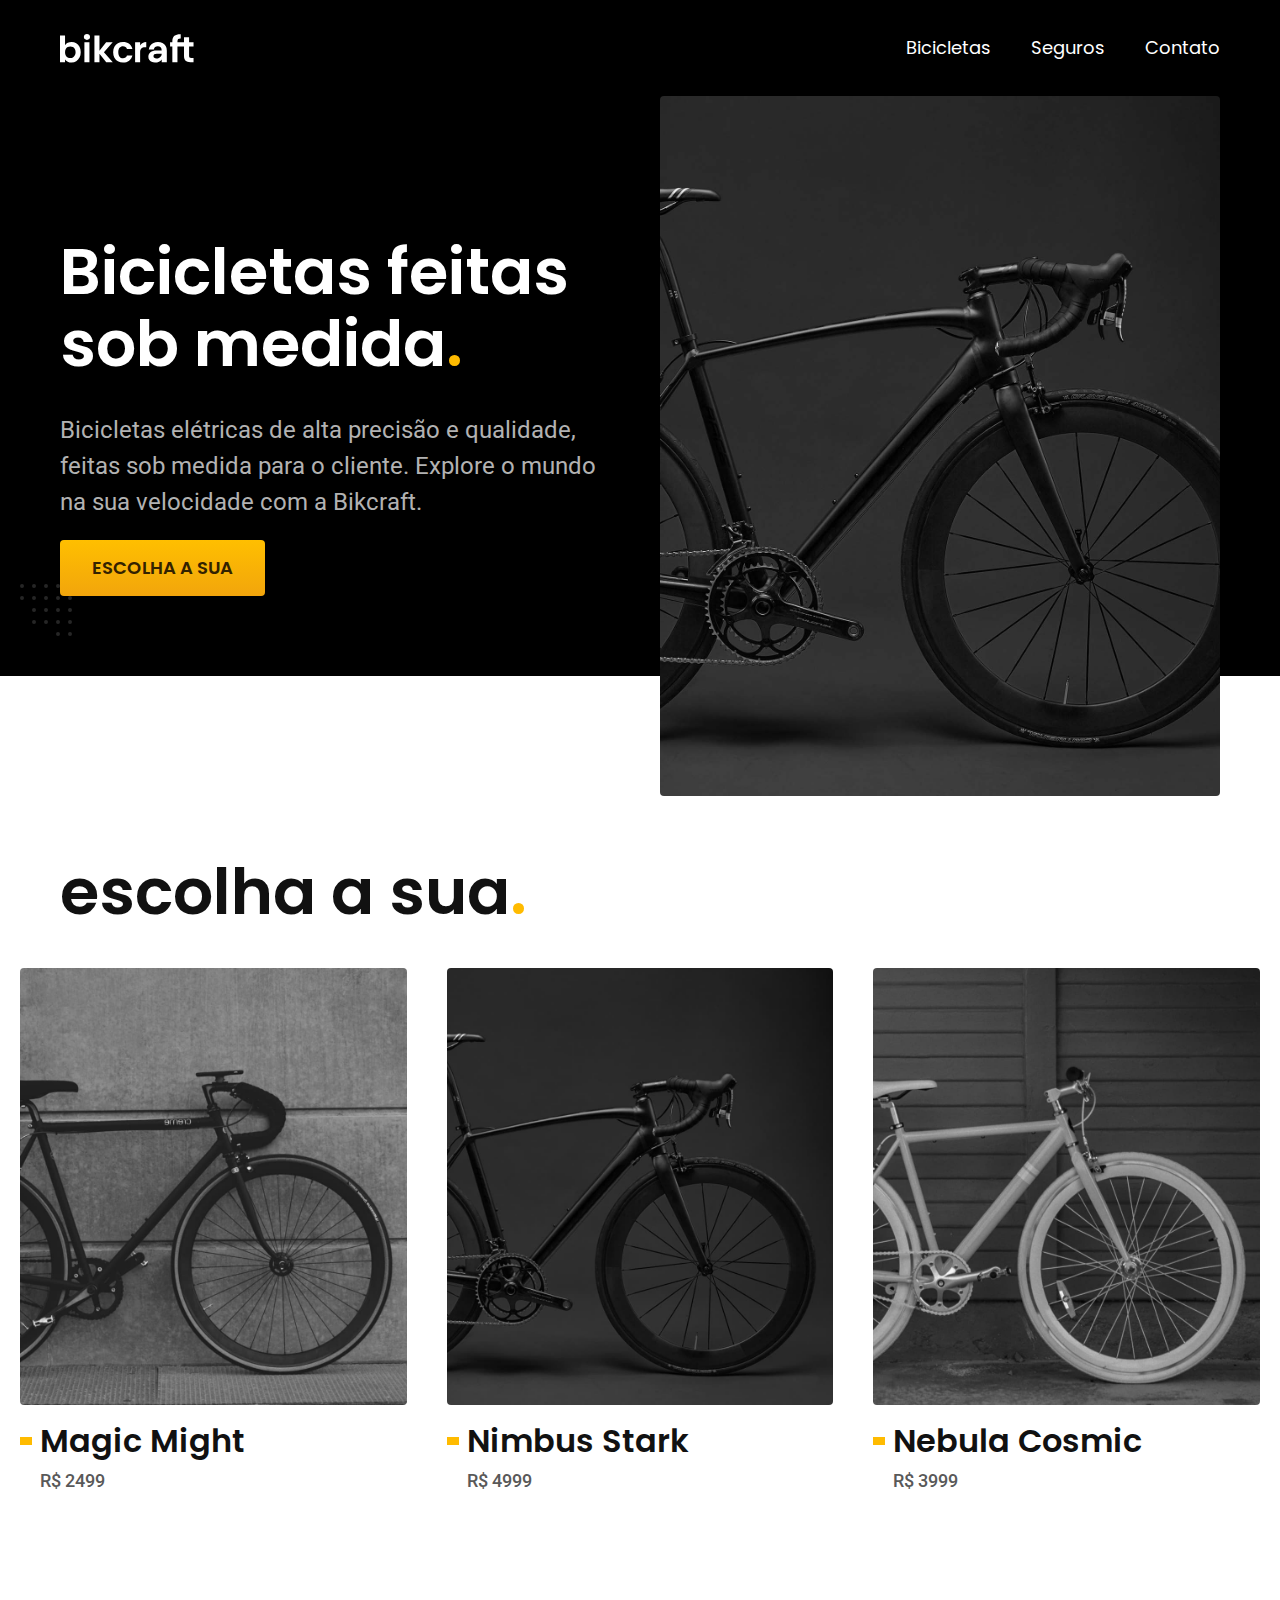
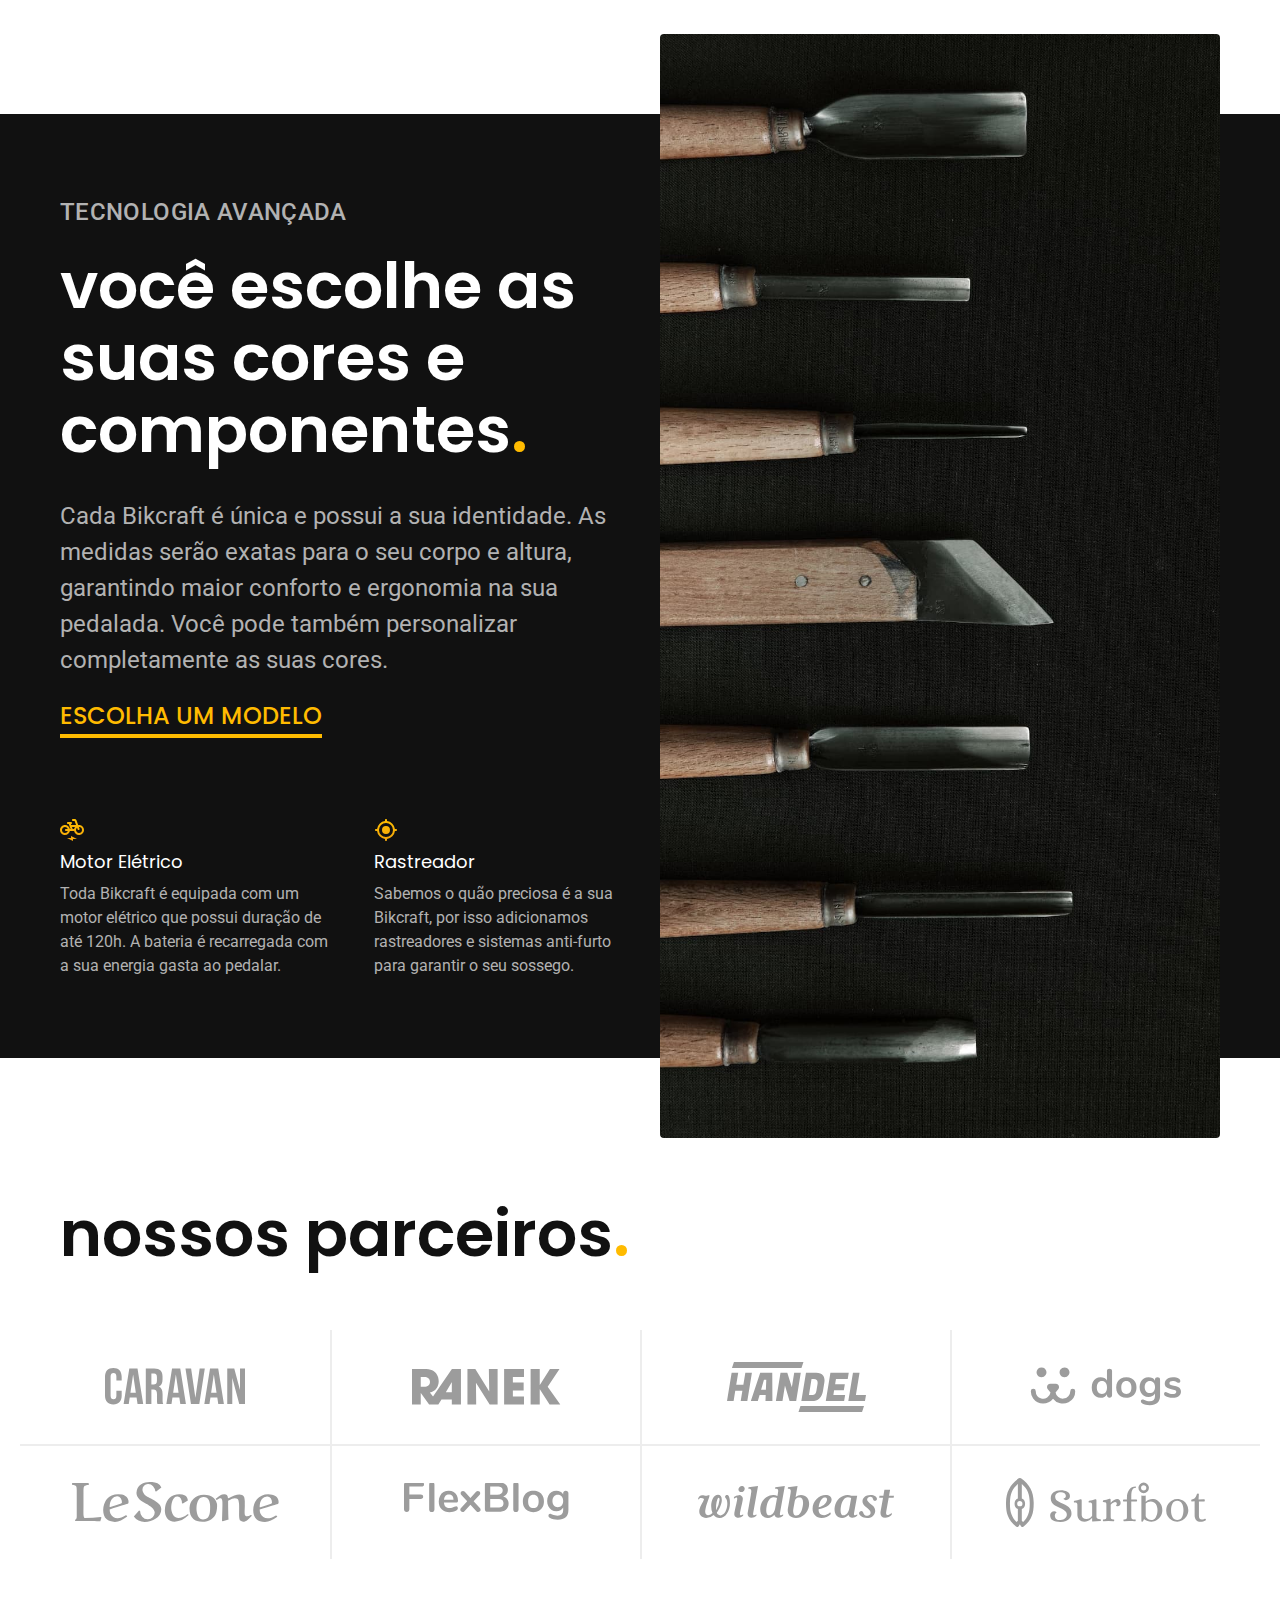
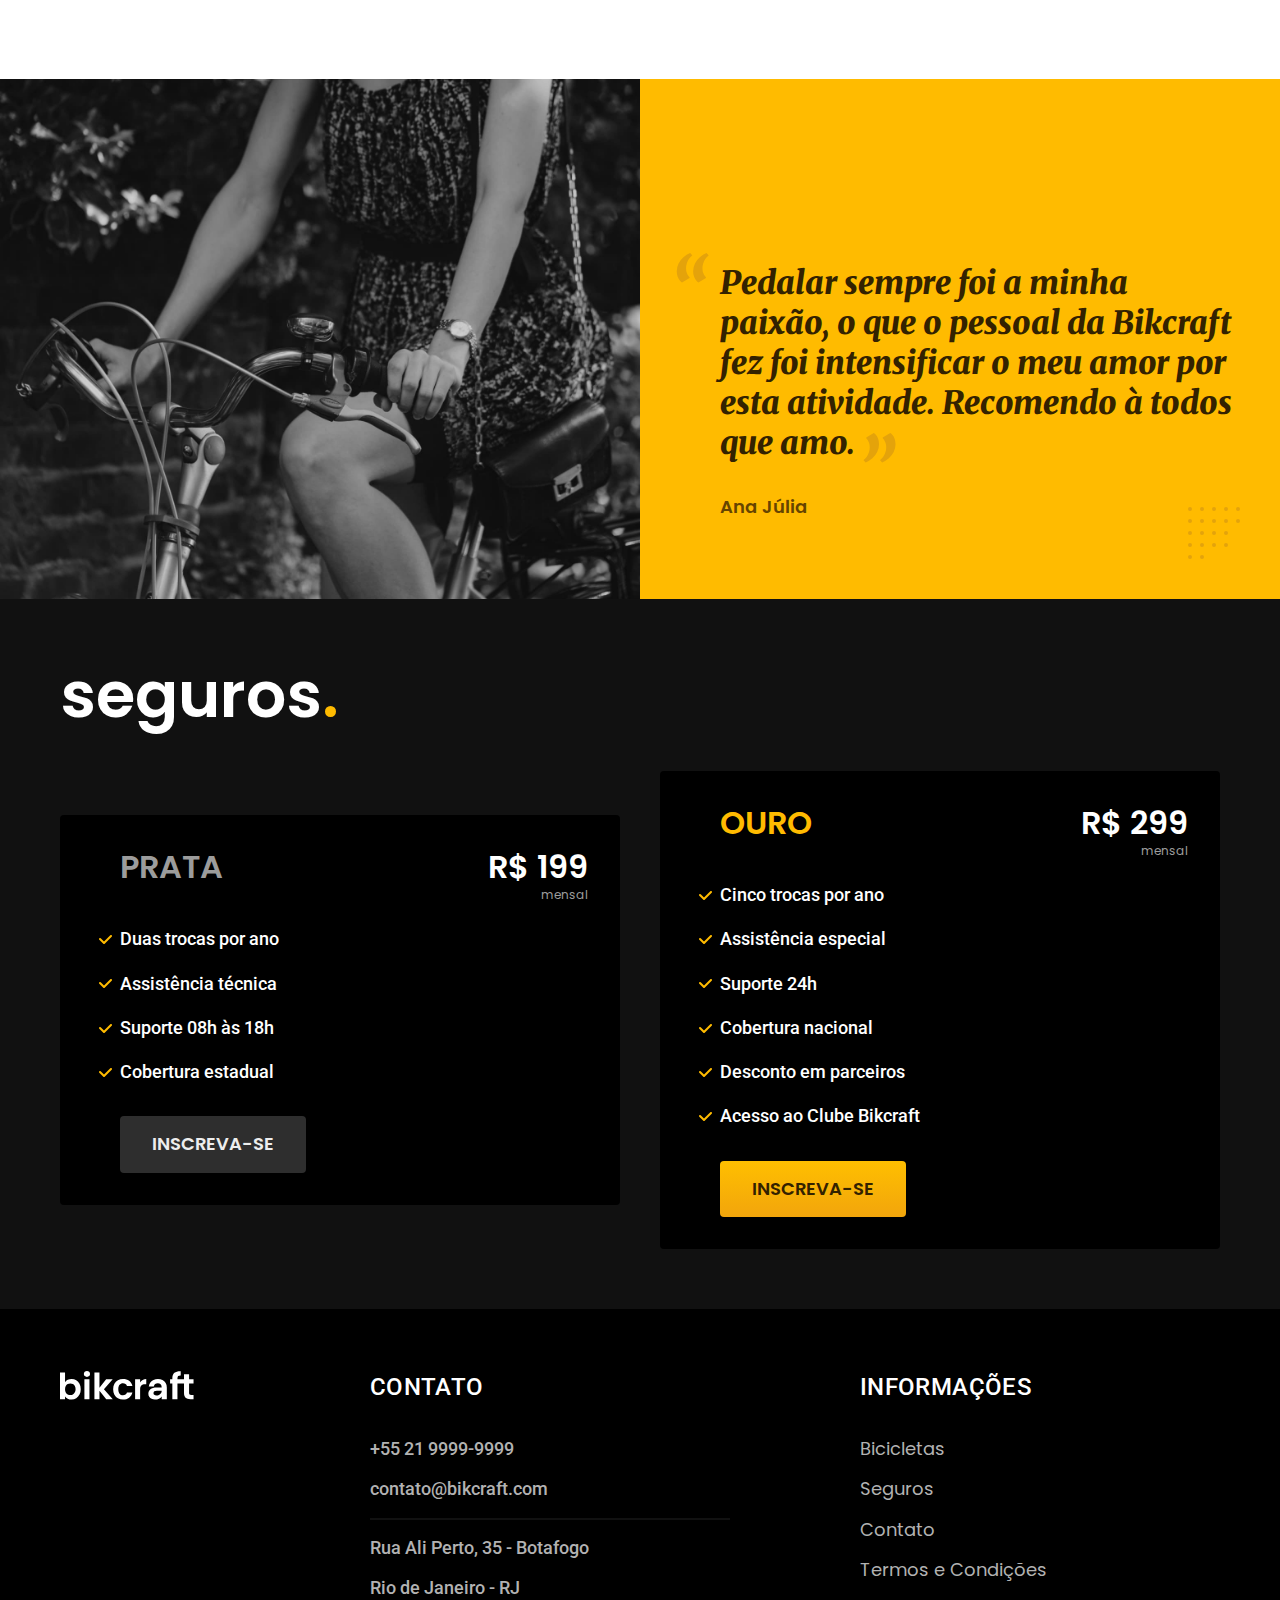
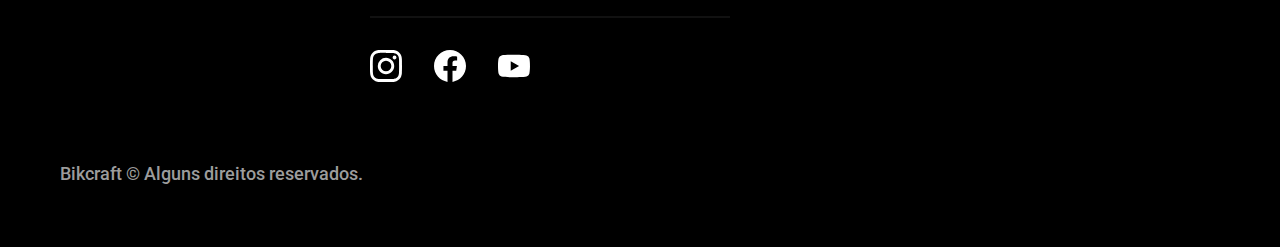
<file: index.html>
<!DOCTYPE html>
<html lang="pt-br">

<head>
  <meta charset="UTF-8">
  <meta name="viewport" content="width=device-width, initial-scale=1.0">

  <title>Bikcraft - Bicicletas Elétricas</title>
  <meta name="description" content="Bicicletas elétricas de alta precisão e qualidade,  feitas sob medida para o cliente. Explore o mundo na sua velocidade com a Bikcraft.">

  <link rel="icon" href="./favicon.svg" type="image/svg+xml">
  <link rel="preload" href="./css/style.min.css" as="style">
  <link rel="stylesheet" href="./css/style.min.css">

  <link rel="preconnect" href="https://fonts.googleapis.com">
  <link rel="preconnect" href="https://fonts.gstatic.com" crossorigin>
  <link href="https://fonts.googleapis.com/css2?family=Merriweather:ital,wght@1,900&family=Poppins:wght@400;600&family=Roboto:wght@400;500&display=swap" rel="stylesheet">

  <script>document.documentElement.classList.add('js')</script>
</head>

<body>
  <header class="header-bg">
    <div class="header container">
      <a href="./">
        <img src="./img/bikcraft.svg" width="136" height="32" alt="Bikcraft">
      </a>
      <nav aria-label="primaria">
        <ul class="header-menu font-1-m cor-0">
          <li><a href="./bicicletas.html">Bicicletas</a></li>
          <li><a href="./seguros.html">Seguros</a></li>
          <li><a href="./contato.html">Contato</a></li>
        </ul>
      </nav>
    </div>
  </header>

  <main class="introducao-bg">
    <div class="introducao container">
      <div class="introducao-conteudo">
        <h1 class="font-1-xxl cor-0 fadeInDown" data-anime="200">Bicicletas feitas sob medida<span class="cor-p1">.</span></h1>
        <p class="font-2-l cor-5 fadeInDown" data-anime="400">Bicicletas elétricas de alta precisão e qualidade, feitas sob medida para o cliente. Explore o mundo na sua velocidade com a Bikcraft.</p>
        <a class="botao fadeInDown" data-anime="600" href="./bicicletas.html">Escolha a sua</a>
      </div>
      <picture data-anime="800" class="fadeInDown">
        <source media="(max-width: 800px)" srcset="./img/bicicletas/nimbus.jpg">
        <img src="./img/fotos/introducao.jpg" width="1280" height="1600" alt="Bicicleta elétrica preta.">
      </picture>
    </div>
  </main>

  <article class="bicicletas-lista">
    <h2 class=" container font-1-xxl">escolha a sua<span class="cor-p1">.</span></h2>

    <ul>
      <li>
        <a href="./bicicletas/magic.html">
          <img src="./img/bicicletas/magic-home.jpg" width="920" height="1040" alt="Bicicleta preta">
          <h3 class="font-1-xl">Magic Might</h3>
          <span class="font-2-m cor-8">R$ 2499</span>
        </a>
      </li>
      <li>
        <a href="./bicicletas/nimbus.html">
          <img src="./img/bicicletas/nimbus-home.jpg" width="920" height="1040" alt="Bicicleta preta">
          <h3 class="font-1-xl">Nimbus Stark</h3>
          <span class="font-2-m cor-8">R$ 4999</span>
        </a>
      </li>
      <li>
        <a href="./bicicletas/nebula.html">
          <img src="./img/bicicletas/nebula-home.jpg" width="920" height="1040" alt="Bicicleta preta">
          <h3 class="font-1-xl">Nebula Cosmic</h3>
          <span class="font-2-m cor-8">R$ 3999</span>
        </a>
      </li>
    </ul>
  </article>

  <article class="tecnologia-bg">
    <div class="tecnologia container">
      <div class="tecnologia-conteudo">
        <span class="font-2-l-b cor-5">Tecnologia Avançada</span>
        <h2 class="font-1-xxl cor-0">você escolhe as suas cores e componentes<span class="cor-p1">.</span></h2>
        <p class="font-2-l cor-5">Cada Bikcraft é única e possui a sua identidade. As medidas serão exatas para o seu corpo e altura, garantindo maior conforto e ergonomia na sua pedalada. Você pode também personalizar completamente as suas cores.</p>
        <a class="link" href="./bicicletas.html">Escolha um modelo</a>
        <div class="tecnologia-vantagens">
          <div>
            <img src="./img/icones/eletrica.svg" width="24" height="24" alt="">
            <h3 class="font-1-m cor-0">Motor Elétrico</h3>
            <p class="font-2-s cor-5">Toda Bikcraft é equipada com um motor elétrico que possui duração de até 120h. A bateria é recarregada com a sua energia gasta ao pedalar.</p>
          </div>
          <div>
            <img src="./img/icones/rastreador.svg" width="24" height="24" alt="">
            <h3 class="font-1-m cor-0">Rastreador</h3>
            <p class="font-2-s cor-5">Sabemos o quão preciosa é a sua Bikcraft, por isso adicionamos rastreadores e sistemas anti-furto para garantir o seu sossego.</p>
          </div>
        </div>
      </div>
      <div class="tecnologia-imagem">
        <img src="./img/fotos/tecnologia.jpg" width="1200" height="1920" alt="">
      </div>
    </div>
  </article>

  <section class="parceiros" aria-label="Nossos Parceiros">
    <h2 class=" container font-1-xxl">nossos parceiros<span class="cor-p1">.</span></h2>

    <ul>
      <li><img src="./img/parceiros/caravan.svg" width="140" height="38" alt="caravan"></li>
      <li><img src="./img/parceiros/ranek.svg" width="149" height="36" alt="ranek"></li>
      <li><img src="./img/parceiros/handel.svg" width="139" height="50" alt="handel"></li>
      <li><img src="./img/parceiros/dogs.svg" width="152" height="39" alt="dogs"></li>
      <li><img src="./img/parceiros/lescone.svg" width="208" height="41" alt="lescone"></li>
      <li><img src="./img/parceiros/flexblog.svg" width="165" height="38" alt="flexblog"></li>
      <li><img src="./img/parceiros/wildbeast.svg" width="196" height="34" alt="wildbeast"></li>
      <li><img src="./img/parceiros/surfbot.svg" width="200" height="49" alt="surfbot"></li>
    </ul>
  </section>

  <section class="depoimento" aria-label="Depoimento">
    <div>
      <img src="./img/fotos/depoimento.jpg" width="1560" height="1360" alt="Pessoa pedalando uma bicicleta bikcraft">
    </div>
    <div class="depoimento-conteudo">
      <blockquote class="font-1-xl cor-p5">
        <p>Pedalar sempre foi a minha paixão, o que o pessoal da Bikcraft fez foi intensificar o meu amor por esta atividade. Recomendo à todos que amo.</p>
      </blockquote>
      <span class="font-1-m-b cor-p4">Ana Júlia</span>
    </div>
  </section>

  <article class="seguros-bg">
    <div class="seguros container">
      <h2 class="font-1-xxl cor-0">seguros<span class="cor-p1">.</span></h2>
      <div class="seguros-item">
        <h3 class="font-1-xl cor-6">PRATA</h3>
        <span class="font-1-xl cor-0">R$ 199 <span class="font-1-xs cor-6">mensal</span></span>
        <ul class="font-2-m cor-0">
          <li>Duas trocas por ano</li>
          <li>Assistência técnica</li>
          <li>Suporte 08h às 18h</li>
          <li>Cobertura estadual</li>
        </ul>
        <a class="botao secundario" href="./orcamento.html?tipo=seguro&produto=prata">Inscreva-se</a>
      </div>

      <div class="seguros-item">
        <h3 class="font-1-xl cor-p1">OURO</h3>
        <span class="font-1-xl cor-0">R$ 299 <span class="font-1-xs cor-6">mensal</span></span>
        <ul class="font-2-m cor-0">
          <li>Cinco trocas por ano</li>
          <li>Assistência especial</li>
          <li>Suporte 24h</li>
          <li>Cobertura nacional</li>
          <li>Desconto em parceiros</li>
          <li>Acesso ao Clube Bikcraft</li>
        </ul>
        <a class="botao" href="./orcamento.html?tipo=seguro&produto=ouro">Inscreva-se</a>
      </div>
    </div>
  </article>

  <footer class="footer-bg">
    <div class="footer container">
      <img src="./img/bikcraft.svg" width="136" height="32" alt="Bikcraft">
      <div class="footer-contato">
        <h3 class="font-2-l-b cor-0">Contato</h3>
        <ul class="font-2-m cor-5">
          <li><a href="tel:+552199999999">+55 21 9999-9999</a></li>
          <li><a href="mailto:contato@bikcraft.com">contato@bikcraft.com</a></li>
          <li>Rua Ali Perto, 35 - Botafogo</li>
          <li>Rio de Janeiro - RJ</li>
        </ul>
        <div class="footer-redes">
          <a href="./">
            <img src="./img/redes/instagram.svg" width="32" height="32" alt="Instagram">
          </a>
          <a href="./">
            <img src="./img/redes/facebook.svg" width="32" height="32" alt="Facebook">
          </a>
          <a href="./">
            <img src="./img/redes/youtube.svg" width="32" height="32" alt="Youtube">
          </a>
        </div>
      </div>
      <div class="footer-informacoes">
        <h3 class="font-2-l-b cor-0">Informações</h3>
        <nav>
          <ul class="font-1-m cor-5">
            <li><a href="./bicicletas.html">Bicicletas</a></li>
            <li><a href="./seguros.html">Seguros</a></li>
            <li><a href="./contato.html">Contato</a></li>
            <li><a href="./termos.html">Termos e Condições</a></li>
          </ul>
        </nav>
      </div>
      <p class="footer-copy font-2-m cor-6">Bikcraft © Alguns direitos reservados.</p>
    </div>
  </footer>

  <script src="./js/plugins/simple-anime.js"></script>
  <script src="./js/script.js"></script>
</body>

</html>
</file>
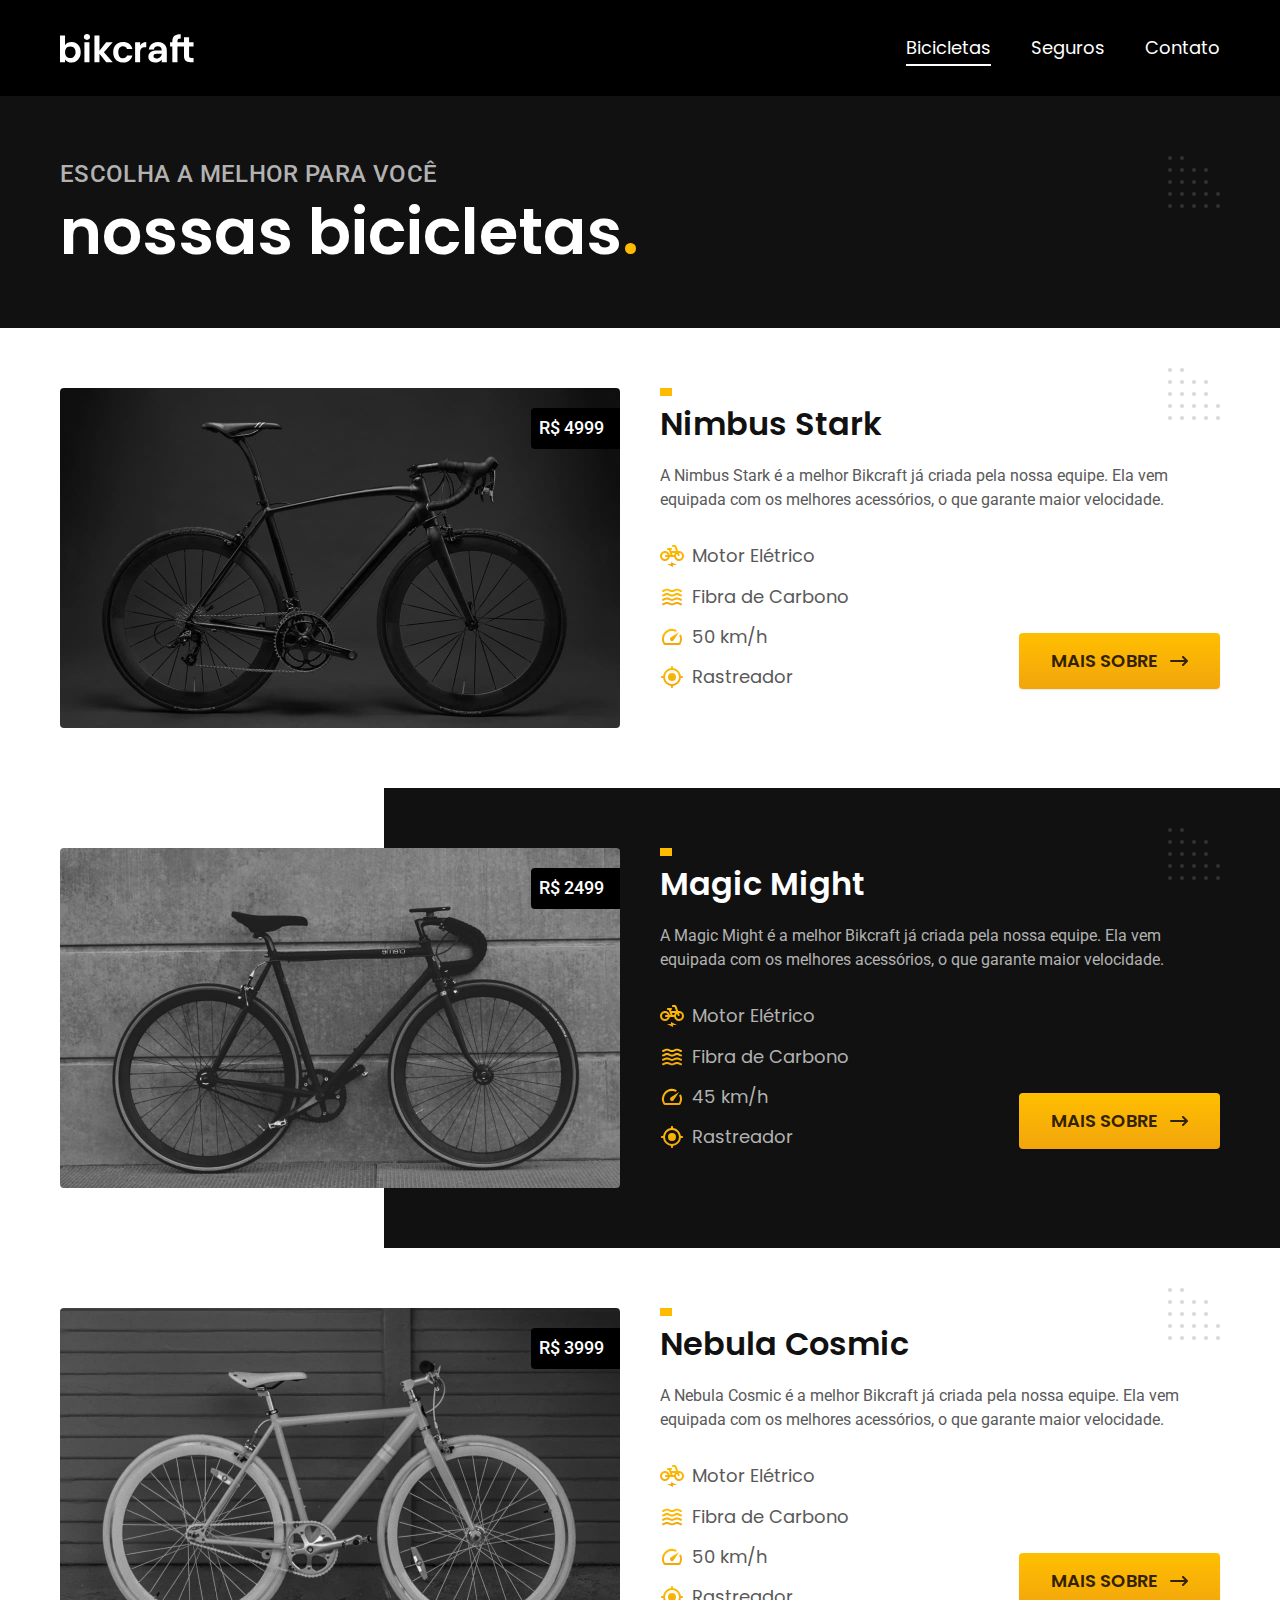
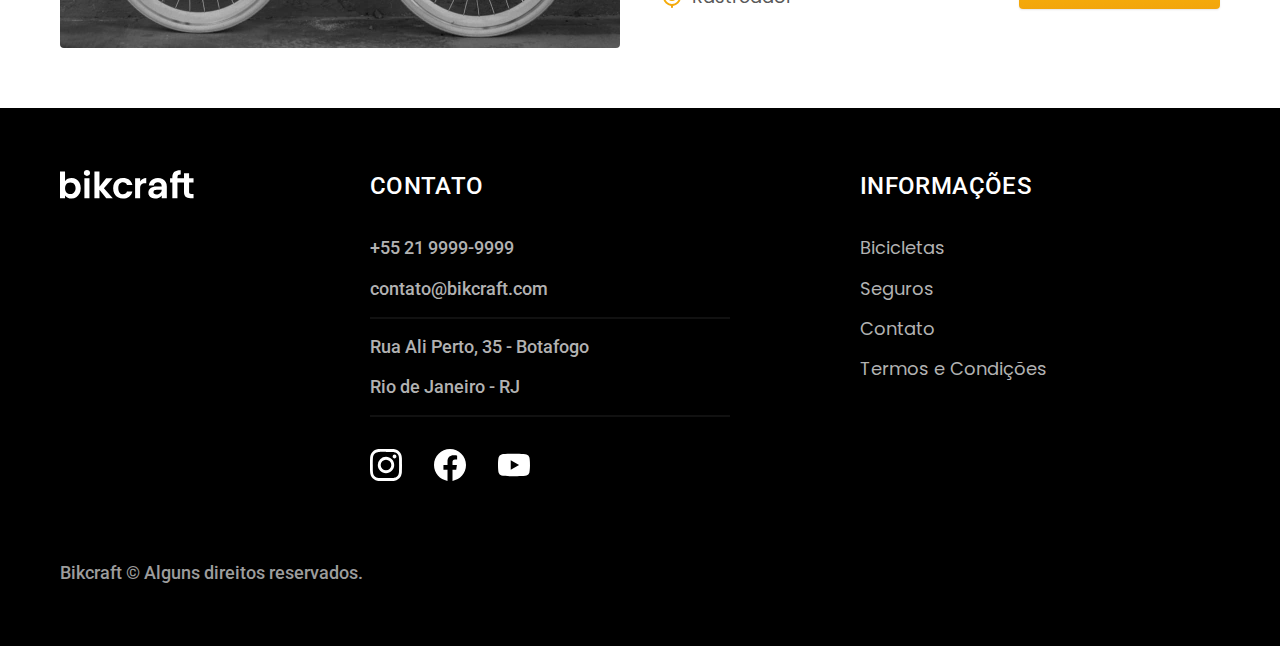
<file: bicicletas.html>
<!DOCTYPE html>
<html lang="pt-br">

<head>
  <meta charset="UTF-8">
  <meta name="viewport" content="width=device-width, initial-scale=1.0">
  <title>Bicicletas | Bikcraft</title>
  <meta name="description" content="Termos e condições.">

  <link rel="icon" href="./favicon.svg" type="image/svg+xml">
  <link rel="preload" href="./css/style.min.css" as="style">
  <link rel="stylesheet" href="./css/style.min.css">
  <link rel="preconnect" href="https://fonts.googleapis.com">
  <link rel="preconnect" href="https://fonts.gstatic.com" crossorigin>
  <link href="https://fonts.googleapis.com/css2?family=Merriweather:ital,wght@1,900&family=Poppins:wght@400;600&family=Roboto:wght@400;500&display=swap" rel="stylesheet">
  <script>document.documentElement.classList.add('js')</script>
</head>

<body id="bicicletas">
  <header class="header-bg">
    <div class="header container">
      <a href="./">
        <img src="./img/bikcraft.svg" alt="Bikcraft">
      </a>

      <nav aria-label="primaria">
        <ul class="header-menu font-1-m cor-0">
          <li><a href="./bicicletas.html">Bicicletas</a></li>
          <li><a href="./seguros.html">Seguros</a></li>
          <li><a href="./contato.html">Contato</a></li>
        </ul>
      </nav>
    </div>
  </header>

  <main>
    <div class="titulo-bg">
      <div class="titulo container">
        <p class="font-2-l-b cor-5">Escolha a melhor para você</p>
        <h1 class="font-1-xxl cor-0">nossas bicicletas<span class="cor-p1">.</span></h1>
      </div>
    </div>

    <div class="bicicletas container">
      <div class="bicicletas-imagem">
        <img src="./img/bicicletas/nimbus.jpg" alt="Bicicleta preta">
        <span class="font-2-m cor-0">R$ 4999</span>
      </div>
      <div class="bicicletas-conteudo">
        <h2 class="font-1-xl">Nimbus Stark</h2>
        <p class="font-2-s cor-8">A Nimbus Stark é a melhor Bikcraft já criada pela nossa equipe. Ela vem equipada com os melhores acessórios, o que garante maior velocidade.</p>
        <ul class="font-1-m cor-8">
          <li><img src="./img/icones/eletrica.svg" alt="">
            Motor Elétrico
          </li>
          <li><img src="./img/icones/carbono.svg" alt="">
            Fibra de Carbono
          </li>
          <li><img src="./img/icones/velocidade.svg" alt="">
            50 km/h
          </li>
          <li><img src="./img/icones/rastreador.svg" alt="">
            Rastreador
          </li>
        </ul>
        <a class="botao seta" href="./bicicletas/nimbus.html">Mais sobre</a>
      </div>
    </div>

    <div class="bicicletas-bg">
      <div class="bicicletas container">
        <div class="bicicletas-imagem">
          <img src="./img/bicicletas/magic.jpg" alt="Bicicleta preta">
          <span class="font-2-m cor-0">R$ 2499</span>
        </div>
        <div class="bicicletas-conteudo">
          <h2 class="font-1-xl cor-0">Magic Might</h2>
          <p class="font-2-s cor-5">A Magic Might é a melhor Bikcraft já criada pela nossa equipe. Ela vem equipada com os melhores acessórios, o que garante maior velocidade.</p>
          <ul class="font-1-m cor-5">
            <li><img src="./img/icones/eletrica.svg" alt="">
              Motor Elétrico
            </li>
            <li><img src="./img/icones/carbono.svg" alt="">
              Fibra de Carbono
            </li>
            <li><img src="./img/icones/velocidade.svg" alt="">
              45 km/h
            </li>
            <li><img src="./img/icones/rastreador.svg" alt="">
              Rastreador
            </li>
          </ul>
          <a class="botao seta" href="./bicicletas/magic.html">Mais sobre</a>
        </div>
      </div>
    </div>

    <div class="bicicletas container">
      <div class="bicicletas-imagem">
        <img src="./img/bicicletas/nebula.jpg" alt="Bicicleta preta">
        <span class="font-2-m cor-0">R$ 3999</span>
      </div>
      <div class="bicicletas-conteudo">
        <h2 class="font-1-xl">Nebula Cosmic</h2>
        <p class="font-2-s cor-8">A Nebula Cosmic é a melhor Bikcraft já criada pela nossa equipe. Ela vem equipada com os melhores acessórios, o que garante maior velocidade.</p>
        <ul class="font-1-m cor-8">
          <li><img src="./img/icones/eletrica.svg" alt="">
            Motor Elétrico
          </li>
          <li><img src="./img/icones/carbono.svg" alt="">
            Fibra de Carbono
          </li>
          <li><img src="./img/icones/velocidade.svg" alt="">
            50 km/h
          </li>
          <li><img src="./img/icones/rastreador.svg" alt="">
            Rastreador
          </li>
        </ul>
        <a class="botao seta" href="./bicicletas/nebula.html">Mais sobre</a>
      </div>
    </div>

  </main>

  <footer class="footer-bg">
    <div class="footer container">
      <img src="./img/bikcraft.svg" alt="Bikcraft">
      <div class="footer-contato">
        <h3 class="font-2-l-b cor-0">Contato</h3>
        <ul class="font-2-m cor-5">
          <li><a href="tel:+552199999999">+55 21 9999-9999</a></li>
          <li><a href="mailto:contato@bikcraft.com">contato@bikcraft.com</a></li>
          <li>Rua Ali Perto, 35 - Botafogo</li>
          <li>Rio de Janeiro - RJ</li>
        </ul>
        <div class="footer-redes">
          <a href="./">
            <img src="./img/redes/instagram.svg" alt="Instagram">
          </a>
          <a href="./">
            <img src="./img/redes/facebook.svg" alt="Facebook">
          </a>
          <a href="./">
            <img src="./img/redes/youtube.svg" alt="Youtube">
          </a>
        </div>
      </div>
      <div class="footer-informacoes">
        <h3 class="font-2-l-b cor-0">Informações</h3>
        <nav>
          <ul class="font-1-m cor-5">
            <li><a href="./bicicletas.html">Bicicletas</a></li>
            <li><a href="./seguros.html">Seguros</a></li>
            <li><a href="./contato.html">Contato</a></li>
            <li><a href="./termos.html">Termos e Condições</a></li>
          </ul>
        </nav>
      </div>
      <p class="footer-copy font-2-m cor-6">Bikcraft © Alguns direitos reservados.</p>
    </div>
  </footer>
  <script src="./js/script.js"></script>
</body>

</html>
</file>
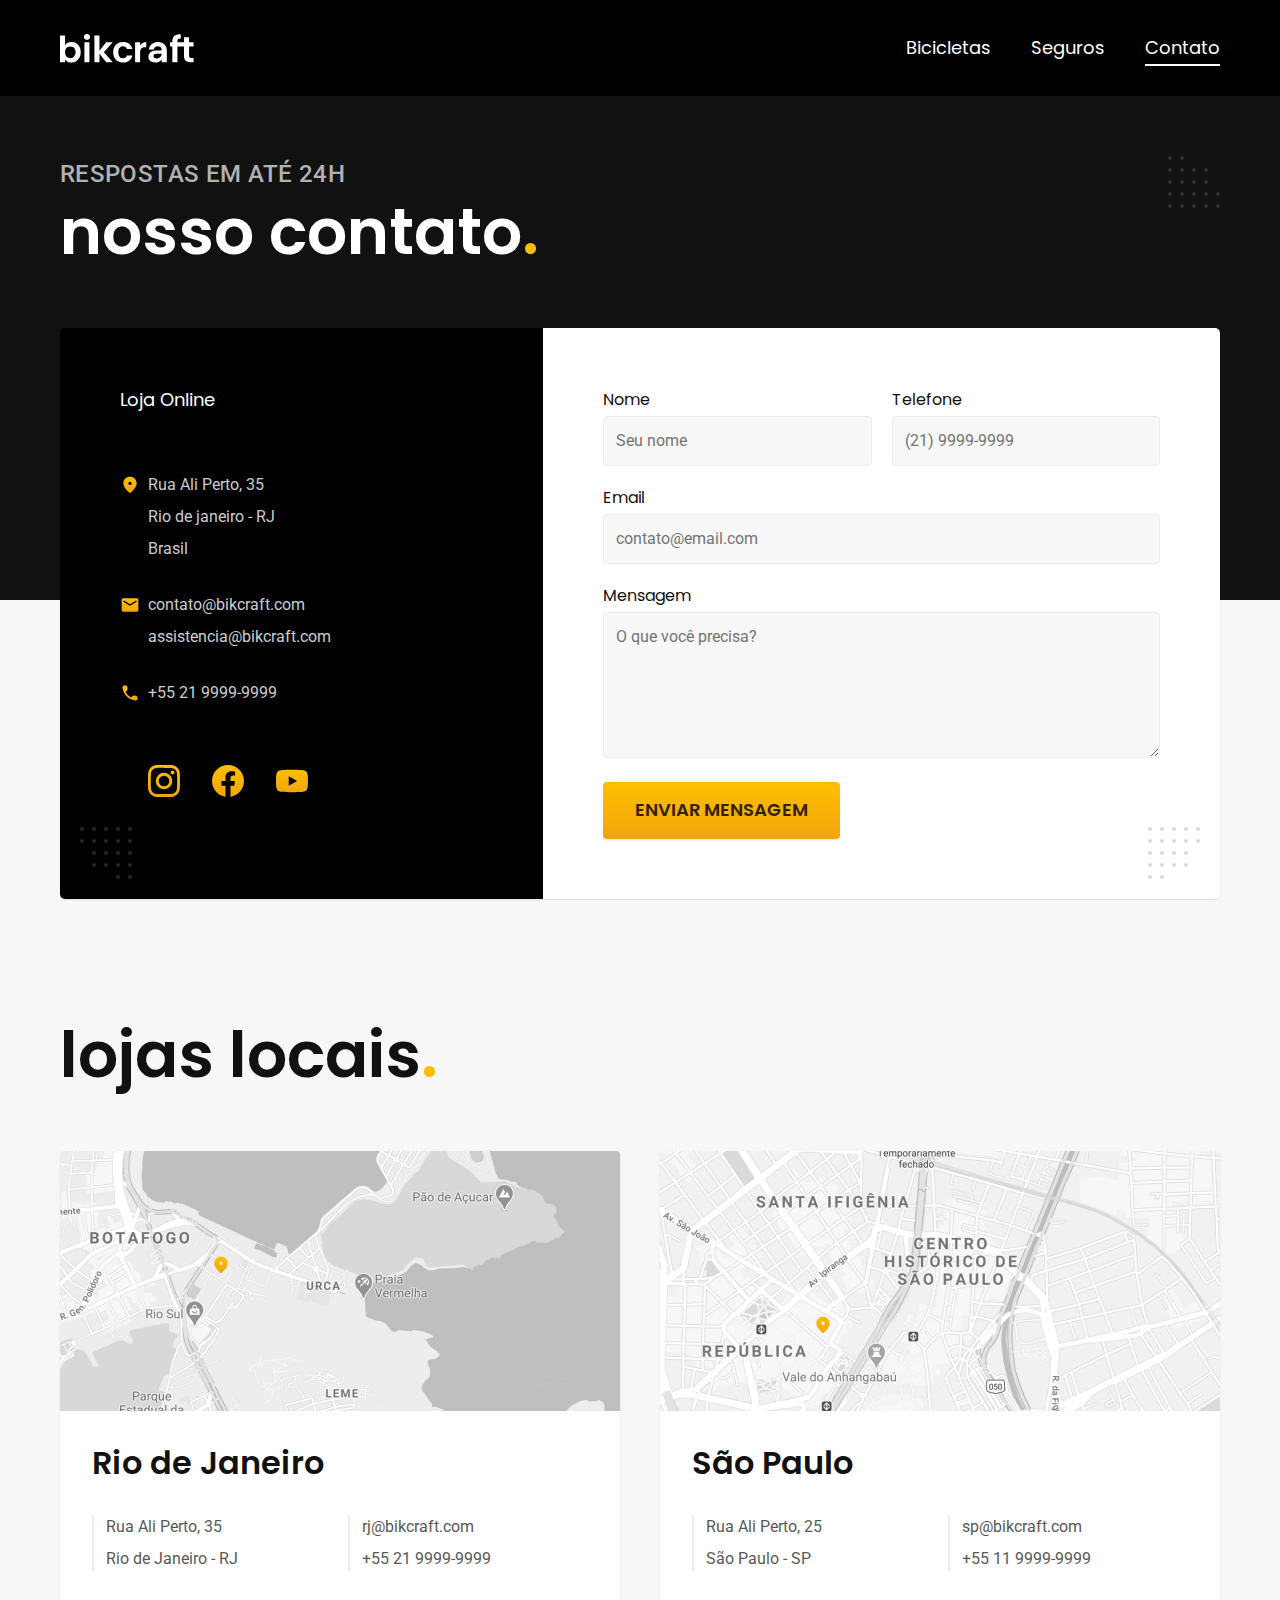
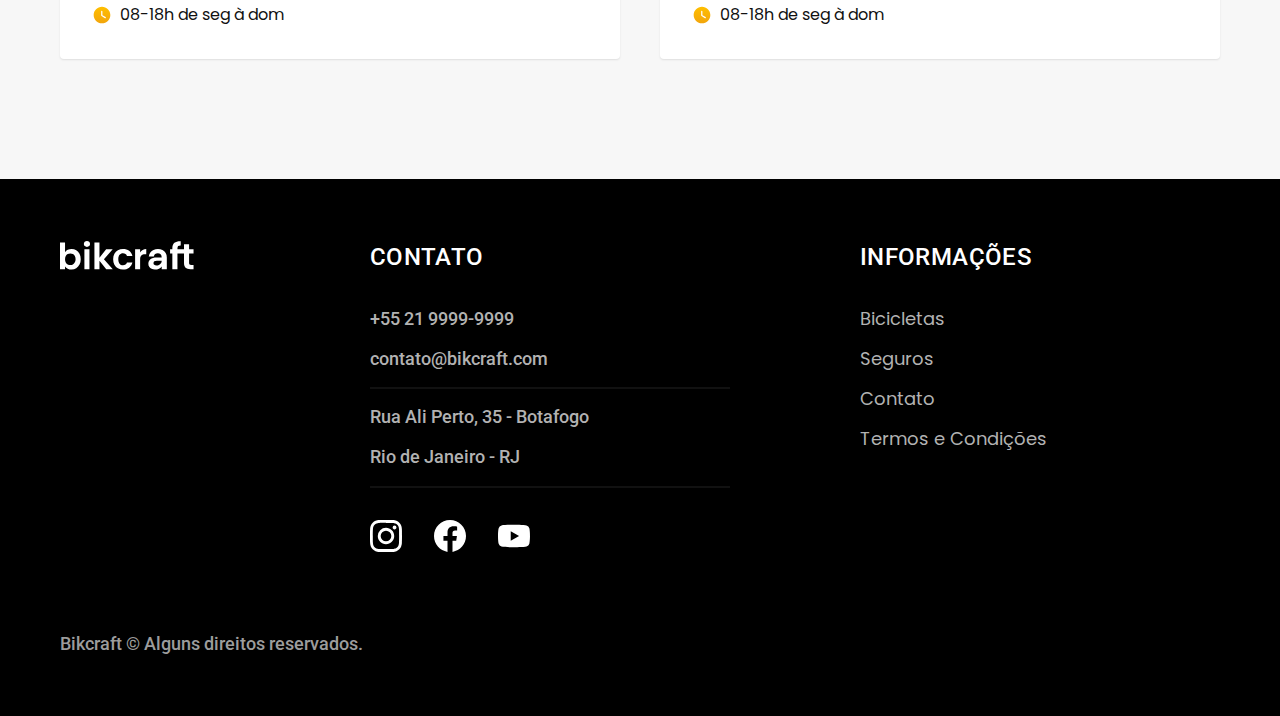
<file: contato.html>
<!DOCTYPE html>
<html lang="pt-br">

<head>
  <meta charset="UTF-8">
  <meta name="viewport" content="width=device-width, initial-scale=1.0">
  <title>Contato | Bikcraft</title>
  <meta name="description" content="Contato.">

  <link rel="icon" href="./favicon.svg" type="image/svg+xml">
  <link rel="preload" href="./css/style.min.css" as="style">
  <link rel="stylesheet" href="./css/style.min.css">
  <link rel="preconnect" href="https://fonts.googleapis.com">
  <link rel="preconnect" href="https://fonts.gstatic.com" crossorigin>
  <link href="https://fonts.googleapis.com/css2?family=Merriweather:ital,wght@1,900&family=Poppins:wght@400;600&family=Roboto:wght@400;500&display=swap" rel="stylesheet">
  <script>document.documentElement.classList.add('js')</script>
</head>

<body id="contato">
  <header class="header-bg">
    <div class="header container">
      <a href="./">
        <img src="./img/bikcraft.svg" alt="Bikcraft">
      </a>

      <nav aria-label="primaria">
        <ul class="header-menu font-1-m cor-0">
          <li><a href="./bicicletas.html">Bicicletas</a></li>
          <li><a href="./seguros.html">Seguros</a></li>
          <li><a href="./contato.html">Contato</a></li>
        </ul>
      </nav>
    </div>
  </header>

  <main>
    <div class="titulo-bg">
      <div class="titulo container">
        <p class="font-2-l-b cor-5">Respostas em até 24h</p>
        <h1 class="font-1-xxl cor-0">nosso contato<span class="cor-p1">.</span></h1>
      </div>
    </div>

    <div class="contato container">
      <section class="contato-dados" aria-label="Endereço">
        <h2 class="font-1-m cor-0">Loja Online</h2>
        <div class="contato-endereco font-2-s cor-4">
          <p>Rua Ali Perto, 35</p>
          <p>Rio de janeiro - RJ</p>
          <p>Brasil</p>
        </div>
        <address class="contato-meios font-2-s cor-4">
          <a href="mailto:contato@bikcraft.com">contato@bikcraft.com</a>
          <a href="mailto:assistencia@bikcraft.com">assistencia@bikcraft.com</a>
          <a href="tel:+552199999999">+55 21 9999-9999</a>
        </address>
        <div class="contato-redes">
          <a href="./">
            <img src="./img/redes/instagram-p.svg" alt="Instagram">
          </a>
          <a href="./">
            <img src="./img/redes/facebook-p.svg" alt="Facebook">
          </a>
          <a href="./">
            <img src="./img/redes/youtube-p.svg" alt="Youtube">
          </a>
        </div>
      </section>
      <section class="contato-formulario" aria-label="Formulário">
        <form class="form" action="./contato.html">
          <div>
            <label for="nome">Nome</label>
            <input type="text" name="nome" id="nome" placeholder="Seu nome">
          </div>
          <div>
            <label for="telefone">Telefone</label>
            <input type="text" name="telefone" id="telefone" placeholder="(21) 9999-9999">
          </div>
          <div class="col-2">
            <label for="email">Email</label>
            <input type="email" name="email" id="email" placeholder="contato@email.com">
          </div>
          <div class="col-2">
            <label for="mensagem">Mensagem</label>
            <textarea rows="5" name="mensagem" id="mensagem" placeholder="O que você precisa?"></textarea>
          </div>
          <button class="botao col-2">Enviar Mensagem</button>
        </form>
      </section>
    </div>
  </main>

  <article class="lojas container">
    <h2 class="font-1-xxl">lojas locais<span class="cor-p1">.</span></h2>
    <div class="lojas-item">
      <img src="./img/lojas/rj.jpg" alt="mapa marcando o endereço em Rua Ali Perto, 25 - Rio de janeiro - RJ">
      <div class="lojas-conteudo">
        <h3 class="font-1-xl">Rio de Janeiro</h3>
        <div class="lojas-dados font-2-s cor-8">
          <p>Rua Ali Perto, 35</p>
          <p>Rio de Janeiro - RJ</p>
        </div>
        <div class="lojas-dados font-2-s cor-8">
          <a href="mailto:rj@bikcraft.com">rj@bikcraft.com</a>
          <a href="tel:+552199999999">+55 21 9999-9999</a>
        </div>
        <p class="lojas-tempo font-1-s"><img src="./img/icones/horario.svg" alt="">08-18h de seg à dom</p>
      </div>
    </div>
    <div class="lojas-item">
      <img src="./img/lojas/sp.jpg" alt="mapa marcando o endereço em Rua Ali Perto, 25 - São Paulo - SP">
      <div class="lojas-conteudo">
        <h3 class="font-1-xl">São Paulo</h3>
        <div class="lojas-dados font-2-s cor-8">
          <p>Rua Ali Perto, 25</p>
          <p>São Paulo - SP</p>
        </div>
        <div class="lojas-dados font-2-s cor-8">
          <a href="mailto:sp@bikcraft.com">sp@bikcraft.com</a>
          <a href="tel:+552199999999">+55 11 9999-9999</a>
        </div>
        <p class="lojas-tempo font-1-s"><img src="./img/icones/horario.svg" alt="">08-18h de seg à dom</p>
      </div>
    </div>

  </article>

  <footer class="footer-bg">
    <div class="footer container">
      <img src="./img/bikcraft.svg" alt="Bikcraft">
      <div class="footer-contato">
        <h3 class="font-2-l-b cor-0">Contato</h3>
        <ul class="font-2-m cor-5">
          <li><a href="tel:+552199999999">+55 21 9999-9999</a></li>
          <li><a href="mailto:contato@bikcraft.com">contato@bikcraft.com</a></li>
          <li>Rua Ali Perto, 35 - Botafogo</li>
          <li>Rio de Janeiro - RJ</li>
        </ul>
        <div class="footer-redes">
          <a href="./">
            <img src="./img/redes/instagram.svg" alt="Instagram">
          </a>
          <a href="./">
            <img src="./img/redes/facebook.svg" alt="Facebook">
          </a>
          <a href="./">
            <img src="./img/redes/youtube.svg" alt="Youtube">
          </a>
        </div>
      </div>
      <div class="footer-informacoes">
        <h3 class="font-2-l-b cor-0">Informações</h3>
        <nav>
          <ul class="font-1-m cor-5">
            <li><a href="./bicicletas.html">Bicicletas</a></li>
            <li><a href="./seguros.html">Seguros</a></li>
            <li><a href="./contato.html">Contato</a></li>
            <li><a href="./termos.html">Termos e Condições</a></li>
          </ul>
        </nav>
      </div>
      <p class="footer-copy font-2-m cor-6">Bikcraft © Alguns direitos reservados.</p>
    </div>
  </footer>
  <script src="./js/script.js"></script>
</body>

</html>
</file>
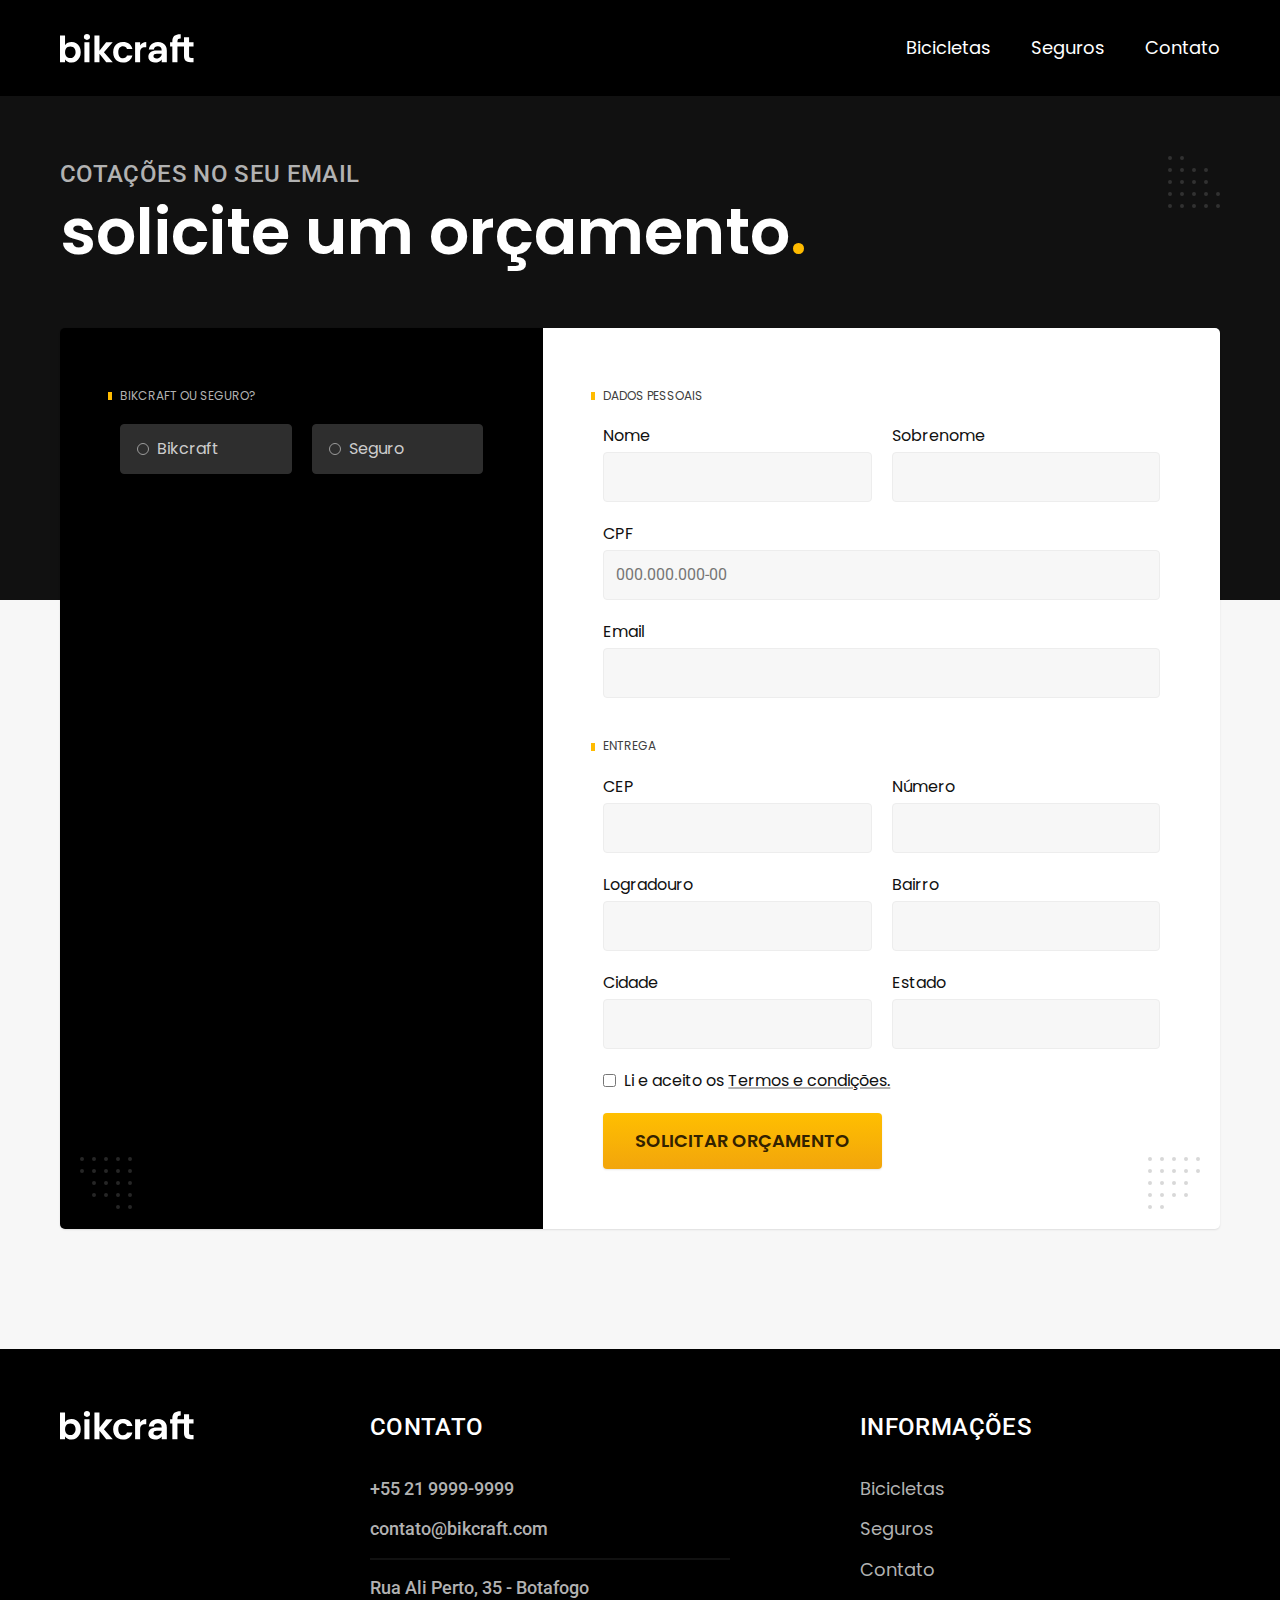
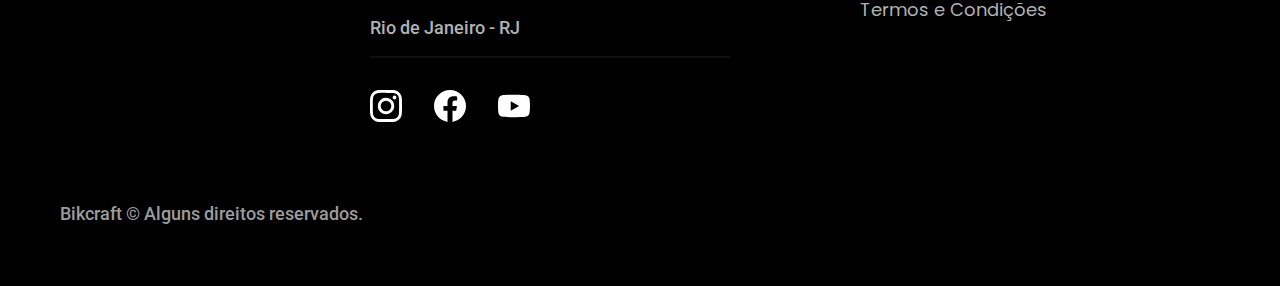
<file: orcamento.html>
<!DOCTYPE html>
<html lang="pt-br">

<head>
  <meta charset="UTF-8">
  <meta name="viewport" content="width=device-width, initial-scale=1.0">
  <title>Orçamento | Bikcraft</title>
  <meta name="description" content="Termos e condições.">

  <link rel="icon" href="./favicon.svg" type="image/svg+xml">
  <link rel="preload" href="./css/style.min.css" as="style">
  <link rel="stylesheet" href="./css/style.min.css">
  <link rel="preconnect" href="https://fonts.googleapis.com">
  <link rel="preconnect" href="https://fonts.gstatic.com" crossorigin>
  <link href="https://fonts.googleapis.com/css2?family=Merriweather:ital,wght@1,900&family=Poppins:wght@400;600&family=Roboto:wght@400;500&display=swap" rel="stylesheet">
  <script>document.documentElement.classList.add('js')</script>
</head>

<body id="orcamento">
  <header class="header-bg">
    <div class="header container">
      <a href="./">
        <img src="./img/bikcraft.svg" alt="Bikcraft">
      </a>

      <nav aria-label="primaria">
        <ul class="header-menu font-1-m cor-0">
          <li><a href="./bicicletas.html">Bicicletas</a></li>
          <li><a href="./seguros.html">Seguros</a></li>
          <li><a href="./contato.html">Contato</a></li>
        </ul>
      </nav>
    </div>
  </header>

  <main>
    <div class="titulo-bg">
      <div class="titulo container">
        <p class="font-2-l-b cor-5">Cotações no seu email</p>
        <h1 class="font-1-xxl cor-0">solicite um orçamento<span class="cor-p1">.</span></h1>
      </div>
    </div>

    <form class="orcamento container" action="./">
      <div class="orcamento-produto">
        <h2 class="font-1-xs cor-5">Bikcraft ou Seguro?</h2>

        <input type="radio" name="tipo" value="bikcraft" id="bikcraft">
        <label for="bikcraft">Bikcraft</label>

        <input type="radio" name="tipo" value="seguro" id="seguro">
        <label for="seguro">Seguro</label>

        <div class="orcamento-conteudo" id="orcamento-bikcraft">
          <h2 class="font-1-xs cor-5">Escolha a sua</h2>

          <input type="radio" name="produto" value="nimbus" id="nimbus">
          <label for="nimbus">Nimbus Stark <span>R$ 4999</span></label>
          <div class="orcamento-detalhes">
            <ul class="font-1-xs cor-8">
              <li><img src="./img/icones/eletrica.svg" alt="">Motor Elétrico</li>
              <li><img src="./img/icones/carbono.svg" alt="">Fibra de Carbono</li>
              <li><img src="./img/icones/velocidade.svg" alt="">50 km/h</li>
              <li><img src="./img/icones/rastreador.svg" alt="">Rastreador</li>
            </ul>
            <img src="./img/bicicletas/nimbus.jpg" alt="Bicicleta Preta">
          </div>

          <input type="radio" name="produto" value="magic" id="magic">
          <label for="magic">Magic Might <span>R$ 2499</span></label>
          <div class="orcamento-detalhes">
            <ul class="font-1-xs cor-8">
              <li><img src="./img/icones/eletrica.svg" alt="">Motor Elétrico</li>
              <li><img src="./img/icones/carbono.svg" alt="">Fibra de Carbono</li>
              <li><img src="./img/icones/velocidade.svg" alt="">45 km/h</li>
              <li><img src="./img/icones/rastreador.svg" alt="">Rastreador</li>
            </ul>
            <img src="./img/bicicletas/magic.jpg" alt="Bicicleta Preta">
          </div>

          <input type="radio" name="produto" value="nebula" id="nebula">
          <label for="nebula">Nebula Cosmic <span>R$ 3999</span></label>
          <div class="orcamento-detalhes">
            <ul class="font-1-xs cor-8">
              <li><img src="./img/icones/eletrica.svg" alt="">Motor Elétrico</li>
              <li><img src="./img/icones/carbono.svg" alt="">Fibra de Carbono</li>
              <li><img src="./img/icones/velocidade.svg" alt="">40 km/h</li>
              <li><img src="./img/icones/rastreador.svg" alt="">Rastreador</li>
            </ul>
            <img src="./img/bicicletas/nebula.jpg" alt="Bicicleta Branca">
          </div>
        </div>

        <div class="orcamento-conteudo" id="orcamento-seguro">
          <h2 class="font-1-xs cor-5">Escolha o Plano</h2>

          <input type="radio" name="produto" value="prata" id="prata">
          <label for="prata">Prata <span>R$ 199</span></label>

          <input type="radio" name="produto" value="ouro" id="ouro">
          <label for="ouro">Ouro <span>R$ 299</span></label>
        </div>
      </div>
      <div class="orcamento-dados form">
        <h2 class="font-1-xs cor-9 col-2">dados pessoais</h2>
        <div>
          <label for="nome">Nome</label>
          <input type="text" name="nome" id="nome">
        </div>
        <div>
          <label for="sobrenome">Sobrenome</label>
          <input type="text" name="sobrenome" id="sobrenome">
        </div>
        <div class="col-2">
          <label for="cpf">CPF</label>
          <input type="text" name="cpf" id="cpf" placeholder="000.000.000-00">
        </div>
        <div class="col-2">
          <label for="email">Email</label>
          <input type="email" name="email" id="email">
        </div>
        <h2 class="font-1-xs cor-9 col-2">entrega</h2>
        <div>
          <label for="cep">CEP</label>
          <input type="text" name="cep" id="cep">
        </div>
        <div>
          <label for="numero">Número</label>
          <input type="text" name="numero" id="numero">
        </div>
        <div>
          <label for="logradouro">Logradouro</label>
          <input type="text" name="logradouro" id="logradouro">
        </div>
        <div>
          <label for="bairro">Bairro</label>
          <input type="text" name="bairro" id="bairro">
        </div>
        <div>
          <label for="cidade">Cidade</label>
          <input type="text" name="cidade" id="cidade">
        </div>
        <div>
          <label for="estado">Estado</label>
          <input type="text" name="estado" id="estado">
        </div>
        <div class="checkbox col-2">
          <input type="checkbox" name="termos" value="aceito" id="termos">
          <label for="termos">Li e aceito os <a href="./termos.html">Termos e condições.</a></label>
        </div>
        <button class="botao col-2">Solicitar Orçamento</button>
      </div>
    </form>
  </main>

  <footer class="footer-bg">
    <div class="footer container">
      <img src="./img/bikcraft.svg" alt="Bikcraft">
      <div class="footer-contato">
        <h3 class="font-2-l-b cor-0">Contato</h3>
        <ul class="font-2-m cor-5">
          <li><a href="tel:+552199999999">+55 21 9999-9999</a></li>
          <li><a href="mailto:contato@bikcraft.com">contato@bikcraft.com</a></li>
          <li>Rua Ali Perto, 35 - Botafogo</li>
          <li>Rio de Janeiro - RJ</li>
        </ul>
        <div class="footer-redes">
          <a href="./">
            <img src="./img/redes/instagram.svg" alt="Instagram">
          </a>
          <a href="./">
            <img src="./img/redes/facebook.svg" alt="Facebook">
          </a>
          <a href="./">
            <img src="./img/redes/youtube.svg" alt="Youtube">
          </a>
        </div>
      </div>
      <div class="footer-informacoes">
        <h3 class="font-2-l-b cor-0">Informações</h3>
        <nav>
          <ul class="font-1-m cor-5">
            <li><a href="./bicicletas.html">Bicicletas</a></li>
            <li><a href="./seguros.html">Seguros</a></li>
            <li><a href="./contato.html">Contato</a></li>
            <li><a href="./termos.html">Termos e Condições</a></li>
          </ul>
        </nav>
      </div>
      <p class="footer-copy font-2-m cor-6">Bikcraft © Alguns direitos reservados.</p>
    </div>
  </footer>
  <script src="./js/script.js"></script>
</body>

</html>
</file>
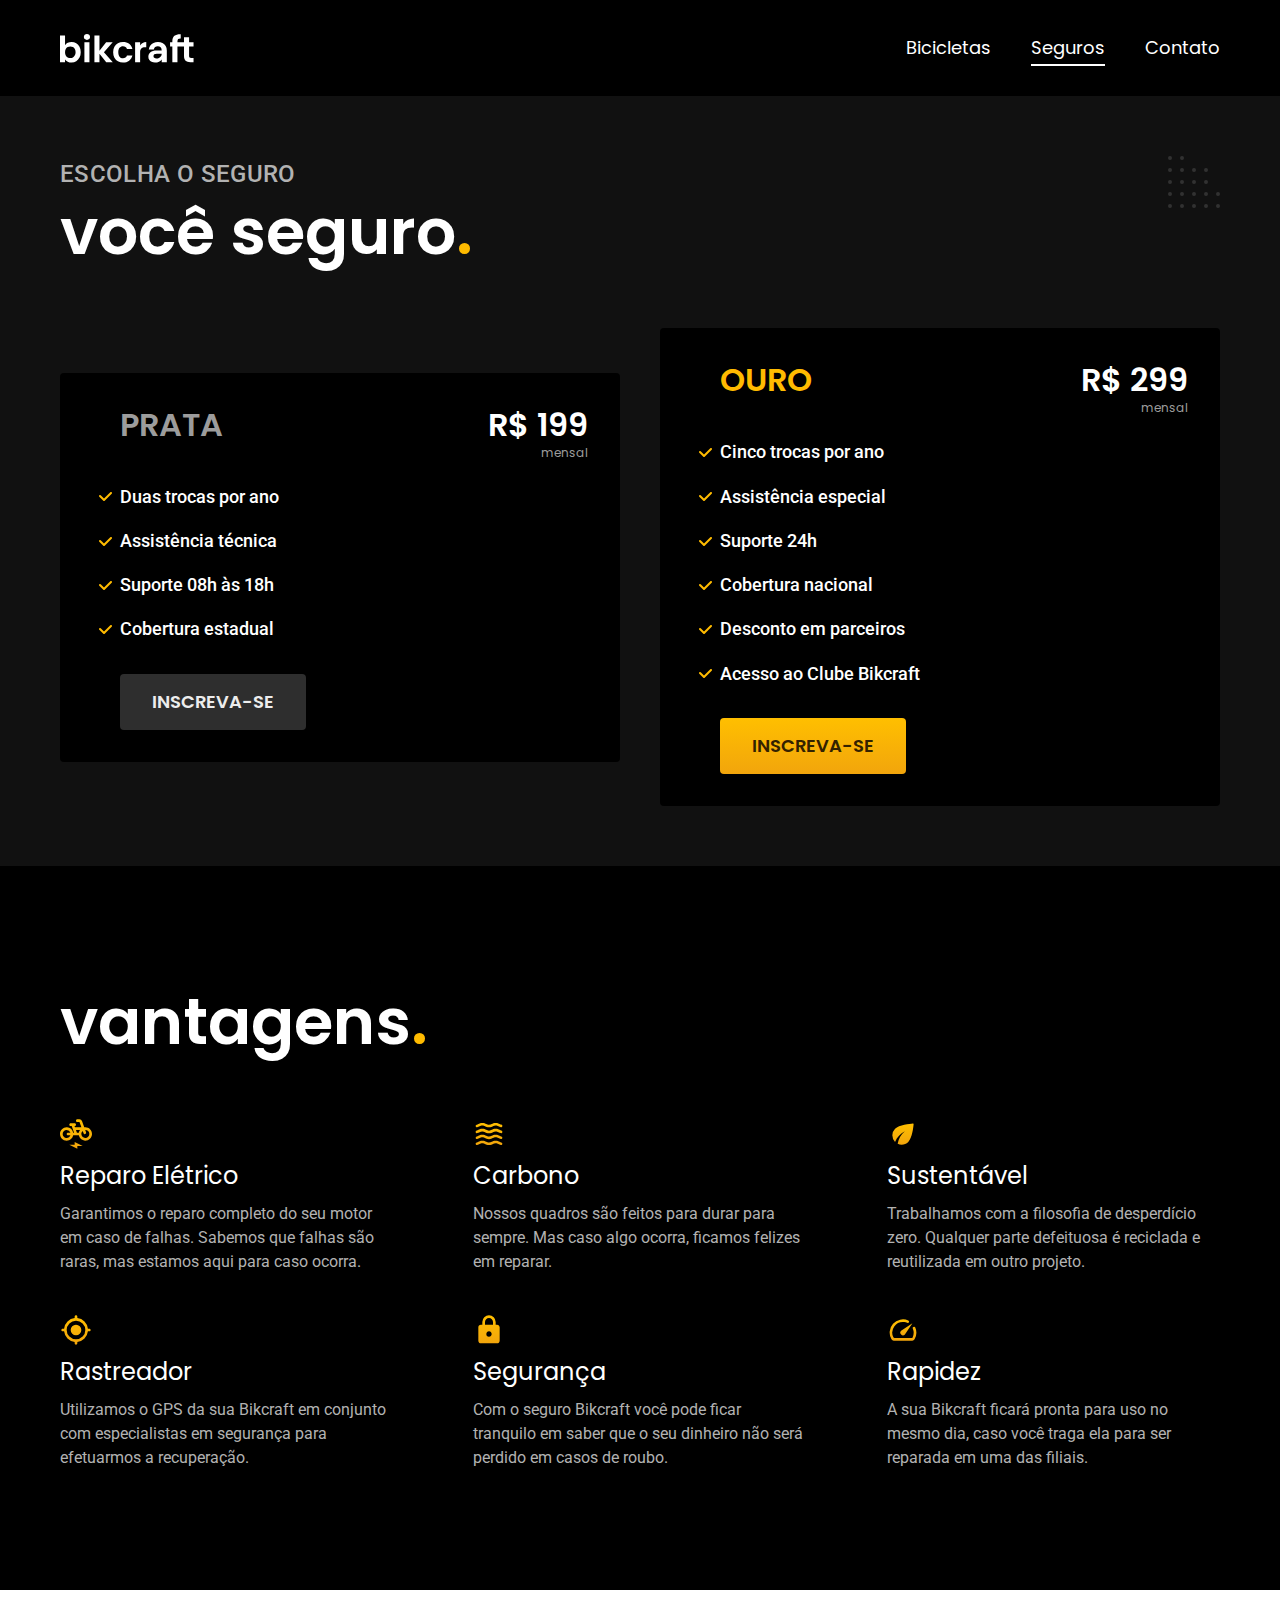
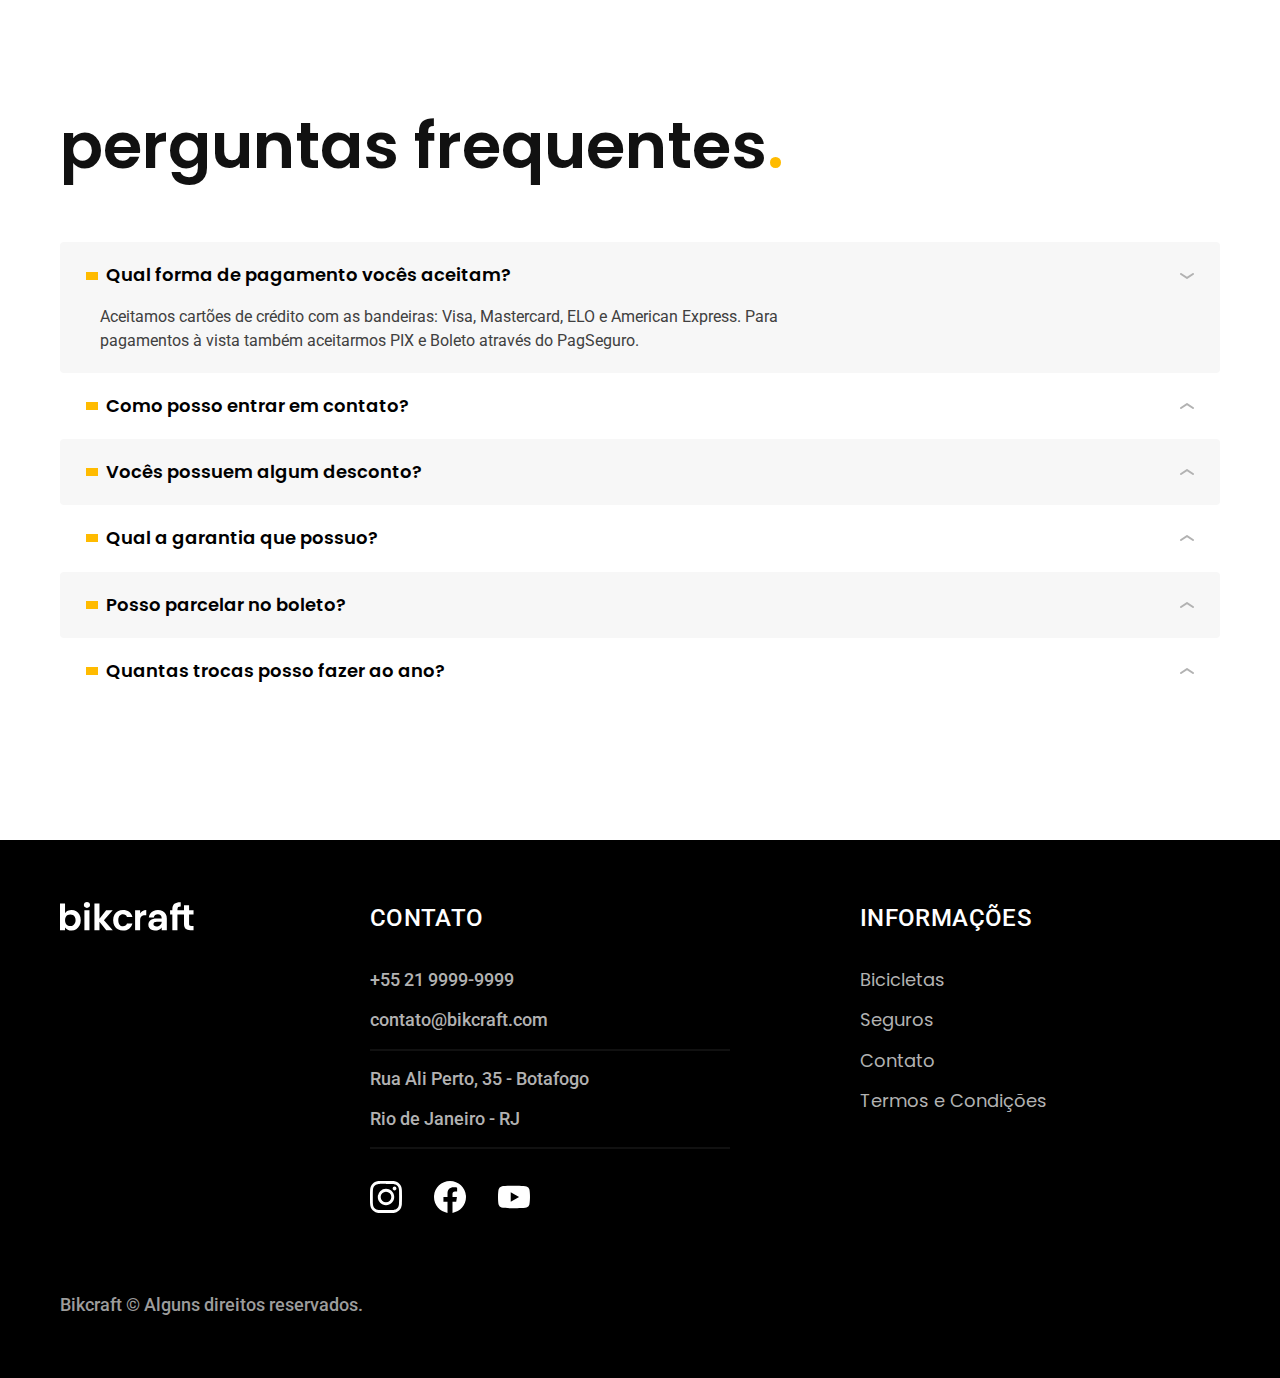
<file: seguros.html>
<!DOCTYPE html>
<html lang="pt-br">

<head>
  <meta charset="UTF-8">
  <meta name="viewport" content="width=device-width, initial-scale=1.0">
  <title>Seguros | Bikcraft</title>
  <meta name="description" content="Termos e condições.">

  <link rel="icon" href="./favicon.svg" type="image/svg+xml">
  <link rel="preload" href="./css/style.min.css" as="style">
  <link rel="stylesheet" href="./css/style.min.css">
  <link rel="preconnect" href="https://fonts.googleapis.com">
  <link rel="preconnect" href="https://fonts.gstatic.com" crossorigin>
  <link href="https://fonts.googleapis.com/css2?family=Merriweather:ital,wght@1,900&family=Poppins:wght@400;600&family=Roboto:wght@400;500&display=swap" rel="stylesheet">
  <script>document.documentElement.classList.add('js')</script>
</head>

<body id="seguros">
  <header class="header-bg">
    <div class="header container">
      <a href="./">
        <img src="./img/bikcraft.svg" alt="Bikcraft">
      </a>

      <nav aria-label="primaria">
        <ul class="header-menu font-1-m cor-0">
          <li><a href="./bicicletas.html">Bicicletas</a></li>
          <li><a href="./seguros.html">Seguros</a></li>
          <li><a href="./contato.html">Contato</a></li>
        </ul>
      </nav>
    </div>
  </header>

  <main class="seguros-bg">
    <div class="titulo-bg">
      <div class="titulo container">
        <p class="font-2-l-b cor-5">Escolha o seguro</p>
        <h1 class="font-1-xxl cor-0">você seguro<span class="cor-p1">.</span></h1>
      </div>
    </div>

    <div class="seguros container">
      <div class="seguros-item fadeInLeft" data-anime="200">
        <h3 class="font-1-xl cor-6">PRATA</h3>
        <span class="font-1-xl cor-0">R$ 199 <span class="font-1-xs cor-6">mensal</span></span>
        <ul class="font-2-m cor-0">
          <li>Duas trocas por ano</li>
          <li>Assistência técnica</li>
          <li>Suporte 08h às 18h</li>
          <li>Cobertura estadual</li>
        </ul>
        <a class="botao secundario" href="./orcamento.html?tipo=seguro&produto=prata">Inscreva-se</a>
      </div>

      <div class="seguros-item fadeInRight" data-anime="400">
        <h3 class="font-1-xl cor-p1">OURO</h3>
        <span class="font-1-xl cor-0">R$ 299 <span class="font-1-xs cor-6">mensal</span></span>
        <ul class="font-2-m cor-0">
          <li>Cinco trocas por ano</li>
          <li>Assistência especial</li>
          <li>Suporte 24h</li>
          <li>Cobertura nacional</li>
          <li>Desconto em parceiros</li>
          <li>Acesso ao Clube Bikcraft</li>
        </ul>
        <a class="botao" href="./orcamento.html?tipo=seguro&produto=ouro">Inscreva-se</a>
      </div>
    </div>

  </main>

  <article class="vantagens-bg">
    <div class="vantagens container">
      <h2 class="font-1-xxl cor-0">vantagens<span class="cor-p1">.</span></h2>
      <ul>
        <li>
          <img src="./img/icones/eletrica.svg" alt="">
          <h3 class="font-1-l cor-0">Reparo Elétrico</h3>
          <p class="font-2-s cor-5">Garantimos o reparo completo do seu motor em caso de falhas. Sabemos que falhas são raras, mas estamos aqui para caso ocorra.</p>
        </li>
        <li>
          <img src="./img/icones/carbono.svg" alt="">
          <h3 class="font-1-l cor-0">Carbono</h3>
          <p class="font-2-s cor-5">Nossos quadros são feitos para durar para sempre. Mas caso algo ocorra, ficamos felizes em reparar.</p>
        </li>
        <li>
          <img src="./img/icones/sustentavel.svg" alt="">
          <h3 class="font-1-l cor-0">Sustentável</h3>
          <p class="font-2-s cor-5">Trabalhamos com a filosofia de desperdício zero. Qualquer parte defeituosa é reciclada e reutilizada em outro projeto.</p>
        </li>
        <li>
          <img src="./img/icones/rastreador.svg" alt="">
          <h3 class="font-1-l cor-0">Rastreador</h3>
          <p class="font-2-s cor-5">Utilizamos o GPS da sua Bikcraft em conjunto com especialistas em segurança para efetuarmos a recuperação.</p>
        </li>
        <li>
          <img src="./img/icones/seguro.svg" alt="">
          <h3 class="font-1-l cor-0">Segurança</h3>
          <p class="font-2-s cor-5">Com o seguro Bikcraft você pode ficar tranquilo em saber que o seu dinheiro não será perdido em casos de roubo.</p>
        </li>
        <li>
          <img src="./img/icones/velocidade.svg" alt="">
          <h3 class="font-1-l cor-0">Rapidez</h3>
          <p class="font-2-s cor-5">A sua Bikcraft ficará pronta para uso no mesmo dia, caso você traga ela para ser reparada em uma das filiais.</p>
        </li>
      </ul>
    </div>
  </article>

  <article class="perguntas container">
    <h2 class="font-1-xxl">perguntas frequentes<span class="cor-p1">.</span></h2>

    <dl>
      <div>
        <dt><button class="font-1-m-b" aria-controls="pergunta1" aria-expanded="true">Qual forma de pagamento vocês aceitam?</button></dt>
        <dd id="pergunta1" class="font-2-s cor-9 ativa">Aceitamos cartões de crédito com as bandeiras: Visa, Mastercard, ELO e American Express. Para pagamentos à vista também aceitarmos PIX e Boleto através do PagSeguro.</dd>
      </div>
      <div>
        <dt><button class="font-1-m-b" aria-controls="pergunta2" aria-expanded="false">Como posso entrar em contato?</button></dt>
        <dd id="pergunta2" class="font-2-s cor-9">Aceitamos cartões de crédito com as bandeiras: Visa, Mastercard, ELO e American Express. Para pagamentos à vista também aceitarmos PIX e Boleto através do PagSeguro.</dd>
      </div>
      <div>
        <dt><button class="font-1-m-b" aria-controls="pergunta3" aria-expanded="false">Vocês possuem algum desconto?</button></dt>
        <dd id="pergunta3" class="font-2-s cor-9">Aceitamos cartões de crédito com as bandeiras: Visa, Mastercard, ELO e American Express. Para pagamentos à vista também aceitarmos PIX e Boleto através do PagSeguro.</dd>
      </div>
      <div>
        <dt><button class="font-1-m-b" aria-controls="pergunta4" aria-expanded="false">Qual a garantia que possuo?</button></dt>
        <dd id="pergunta4" class="font-2-s cor-9">Aceitamos cartões de crédito com as bandeiras: Visa, Mastercard, ELO e American Express. Para pagamentos à vista também aceitarmos PIX e Boleto através do PagSeguro.</dd>
      </div>
      <div>
        <dt><button class="font-1-m-b" aria-controls="pergunta5" aria-expanded="false">Posso parcelar no boleto?</button></dt>
        <dd id="pergunta5" class="font-2-s cor-9">Aceitamos cartões de crédito com as bandeiras: Visa, Mastercard, ELO e American Express. Para pagamentos à vista também aceitarmos PIX e Boleto através do PagSeguro.</dd>
      </div>
      <div>
        <dt><button class="font-1-m-b" aria-controls="pergunta6" aria-expanded="false">Quantas trocas posso fazer ao ano?</button></dt>
        <dd id="pergunta6" class="font-2-s cor-9">Aceitamos cartões de crédito com as bandeiras: Visa, Mastercard, ELO e American Express. Para pagamentos à vista também aceitarmos PIX e Boleto através do PagSeguro.</dd>
      </div>
    </dl>
  </article>

  <footer class="footer-bg">
    <div class="footer container">
      <img src="./img/bikcraft.svg" alt="Bikcraft">
      <div class="footer-contato">
        <h3 class="font-2-l-b cor-0">Contato</h3>
        <ul class="font-2-m cor-5">
          <li><a href="tel:+552199999999">+55 21 9999-9999</a></li>
          <li><a href="mailto:contato@bikcraft.com">contato@bikcraft.com</a></li>
          <li>Rua Ali Perto, 35 - Botafogo</li>
          <li>Rio de Janeiro - RJ</li>
        </ul>
        <div class="footer-redes">
          <a href="./">
            <img src="./img/redes/instagram.svg" alt="Instagram">
          </a>
          <a href="./">
            <img src="./img/redes/facebook.svg" alt="Facebook">
          </a>
          <a href="./">
            <img src="./img/redes/youtube.svg" alt="Youtube">
          </a>
        </div>
      </div>
      <div class="footer-informacoes">
        <h3 class="font-2-l-b cor-0">Informações</h3>
        <nav>
          <ul class="font-1-m cor-5">
            <li><a href="./bicicletas.html">Bicicletas</a></li>
            <li><a href="./seguros.html">Seguros</a></li>
            <li><a href="./contato.html">Contato</a></li>
            <li><a href="./termos.html">Termos e Condições</a></li>
          </ul>
        </nav>
      </div>
      <p class="footer-copy font-2-m cor-6">Bikcraft © Alguns direitos reservados.</p>
    </div>
  </footer>
  <script src="./js/plugins/simple-anime.js"></script>
  <script src="./js/script.js"></script>
</body>

</html>
</file>
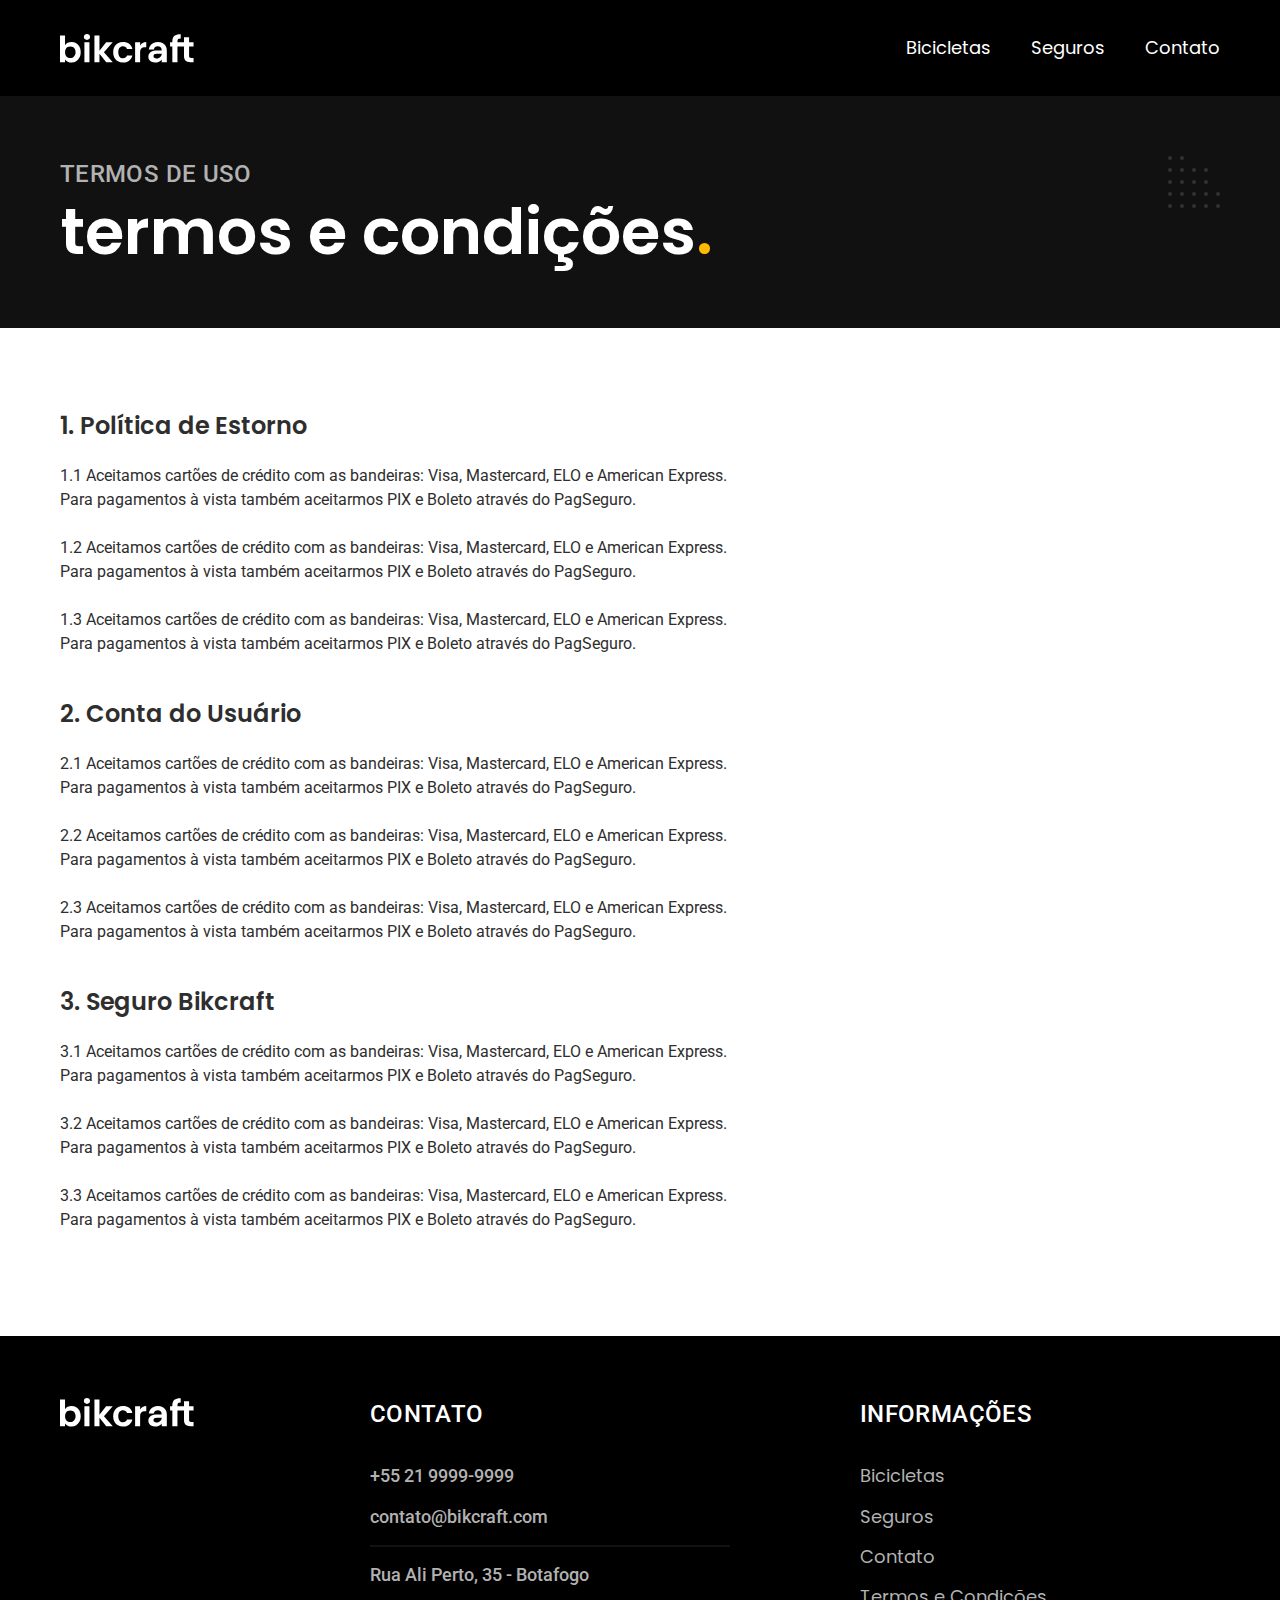
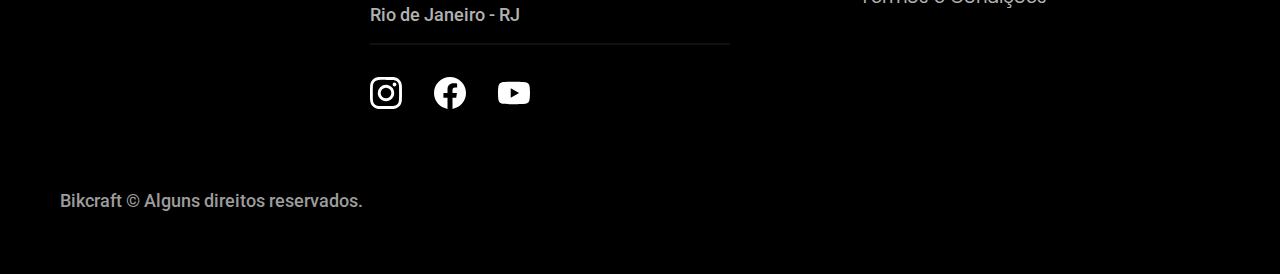
<file: termos.html>
<!DOCTYPE html>
<html lang="pt-br">

<head>
  <meta charset="UTF-8">
  <meta name="viewport" content="width=device-width, initial-scale=1.0">
  <title>Termos e Condições | Bikcraft</title>
  <meta name="description" content="Termos e condições.">

  <link rel="icon" href="./favicon.svg" type="image/svg+xml">
  <link rel="preload" href="./css/style.min.css" as="style">
  <link rel="stylesheet" href="./css/style.min.css">
  <link rel="preconnect" href="https://fonts.googleapis.com">
  <link rel="preconnect" href="https://fonts.gstatic.com" crossorigin>
  <link href="https://fonts.googleapis.com/css2?family=Merriweather:ital,wght@1,900&family=Poppins:wght@400;600&family=Roboto:wght@400;500&display=swap" rel="stylesheet">
  <script>document.documentElement.classList.add('js')</script>
</head>

<body id="termos">
  <header class="header-bg">
    <div class="header container">
      <a href="./">
        <img src="./img/bikcraft.svg" alt="Bikcraft">
      </a>

      <nav aria-label="primaria">
        <ul class="header-menu font-1-m cor-0">
          <li><a href="./bicicletas.html">Bicicletas</a></li>
          <li><a href="./seguros.html">Seguros</a></li>
          <li><a href="./contato.html">Contato</a></li>
        </ul>
      </nav>
    </div>
  </header>

  <main>
    <div class="titulo-bg">
      <div class="titulo container">
        <p class="font-2-l-b cor-5">Termos de uso</p>
        <h1 class="font-1-xxl cor-0">termos e condições<span class="cor-p1">.</span></h1>
      </div>
    </div>

    <div class="termos font-2-s cor-10 container">
      <h2 class="font-1-l corr-11">1. Política de Estorno</h2>
      <p>1.1 Aceitamos cartões de crédito com as bandeiras: Visa, Mastercard, ELO e American Express. Para pagamentos à vista também aceitarmos PIX e Boleto através do PagSeguro.</p>
      <p>1.2 Aceitamos cartões de crédito com as bandeiras: Visa, Mastercard, ELO e American Express. Para pagamentos à vista também aceitarmos PIX e Boleto através do PagSeguro.</p>
      <p>1.3 Aceitamos cartões de crédito com as bandeiras: Visa, Mastercard, ELO e American Express. Para pagamentos à vista também aceitarmos PIX e Boleto através do PagSeguro.</p>
      <h2 class="font-1-l corr-11">2. Conta do Usuário</h2>
      <p>2.1 Aceitamos cartões de crédito com as bandeiras: Visa, Mastercard, ELO e American Express. Para pagamentos à vista também aceitarmos PIX e Boleto através do PagSeguro.</p>
      <p>2.2 Aceitamos cartões de crédito com as bandeiras: Visa, Mastercard, ELO e American Express. Para pagamentos à vista também aceitarmos PIX e Boleto através do PagSeguro.</p>
      <p>2.3 Aceitamos cartões de crédito com as bandeiras: Visa, Mastercard, ELO e American Express. Para pagamentos à vista também aceitarmos PIX e Boleto através do PagSeguro.</p>
      <h2 class="font-1-l corr-11">3. Seguro Bikcraft</h2>
      <p>3.1 Aceitamos cartões de crédito com as bandeiras: Visa, Mastercard, ELO e American Express. Para pagamentos à vista também aceitarmos PIX e Boleto através do PagSeguro.</p>
      <p>3.2 Aceitamos cartões de crédito com as bandeiras: Visa, Mastercard, ELO e American Express. Para pagamentos à vista também aceitarmos PIX e Boleto através do PagSeguro.</p>
      <p>3.3 Aceitamos cartões de crédito com as bandeiras: Visa, Mastercard, ELO e American Express. Para pagamentos à vista também aceitarmos PIX e Boleto através do PagSeguro.</p>
    </div>
  </main>

  <footer class="footer-bg">
    <div class="footer container">
      <img src="./img/bikcraft.svg" alt="Bikcraft">
      <div class="footer-contato">
        <h3 class="font-2-l-b cor-0">Contato</h3>
        <ul class="font-2-m cor-5">
          <li><a href="tel:+552199999999">+55 21 9999-9999</a></li>
          <li><a href="mailto:contato@bikcraft.com">contato@bikcraft.com</a></li>
          <li>Rua Ali Perto, 35 - Botafogo</li>
          <li>Rio de Janeiro - RJ</li>
        </ul>
        <div class="footer-redes">
          <a href="./">
            <img src="./img/redes/instagram.svg" alt="Instagram">
          </a>
          <a href="./">
            <img src="./img/redes/facebook.svg" alt="Facebook">
          </a>
          <a href="./">
            <img src="./img/redes/youtube.svg" alt="Youtube">
          </a>
        </div>
      </div>
      <div class="footer-informacoes">
        <h3 class="font-2-l-b cor-0">Informações</h3>
        <nav>
          <ul class="font-1-m cor-5">
            <li><a href="./bicicletas.html">Bicicletas</a></li>
            <li><a href="./seguros.html">Seguros</a></li>
            <li><a href="./contato.html">Contato</a></li>
            <li><a href="./termos.html">Termos e Condições</a></li>
          </ul>
        </nav>
      </div>
      <p class="footer-copy font-2-m cor-6">Bikcraft © Alguns direitos reservados.</p>
    </div>
  </footer>
  <script src="./js/script.js"></script>
</body>

</html>
</file>
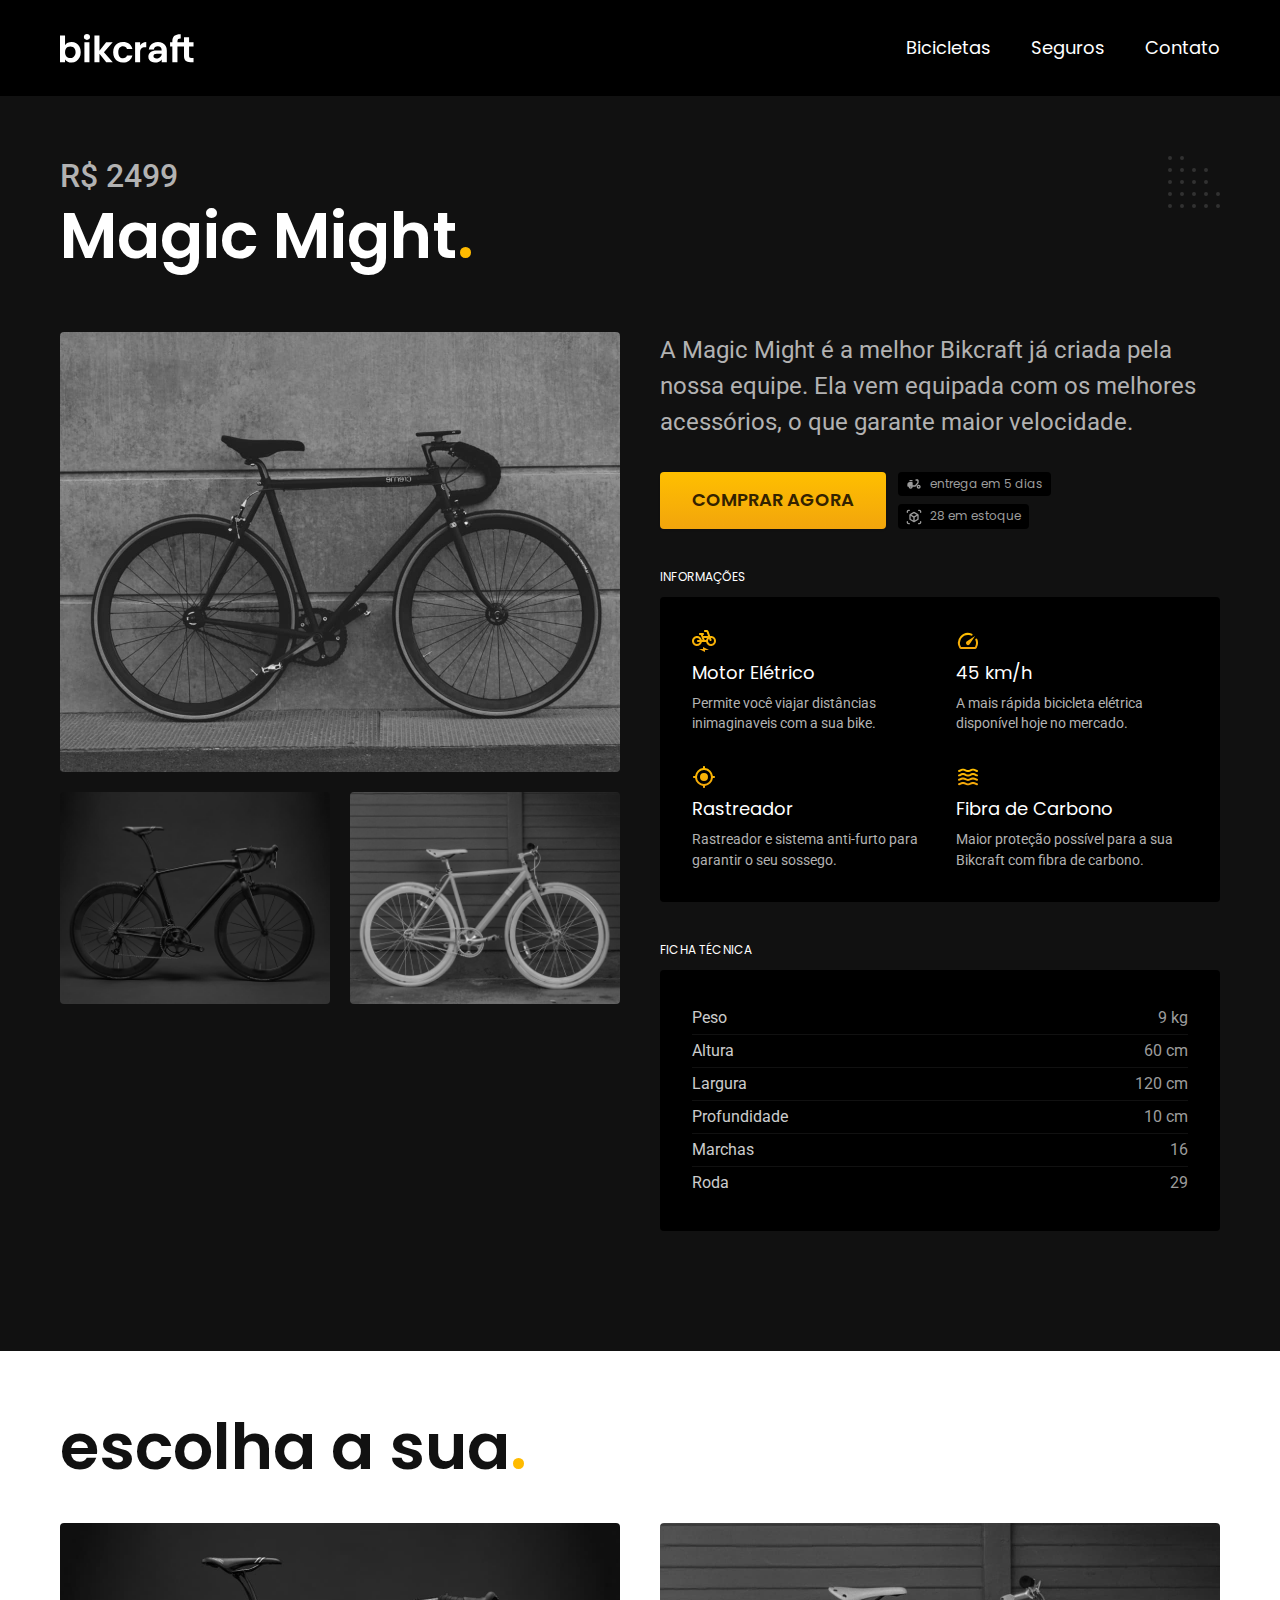
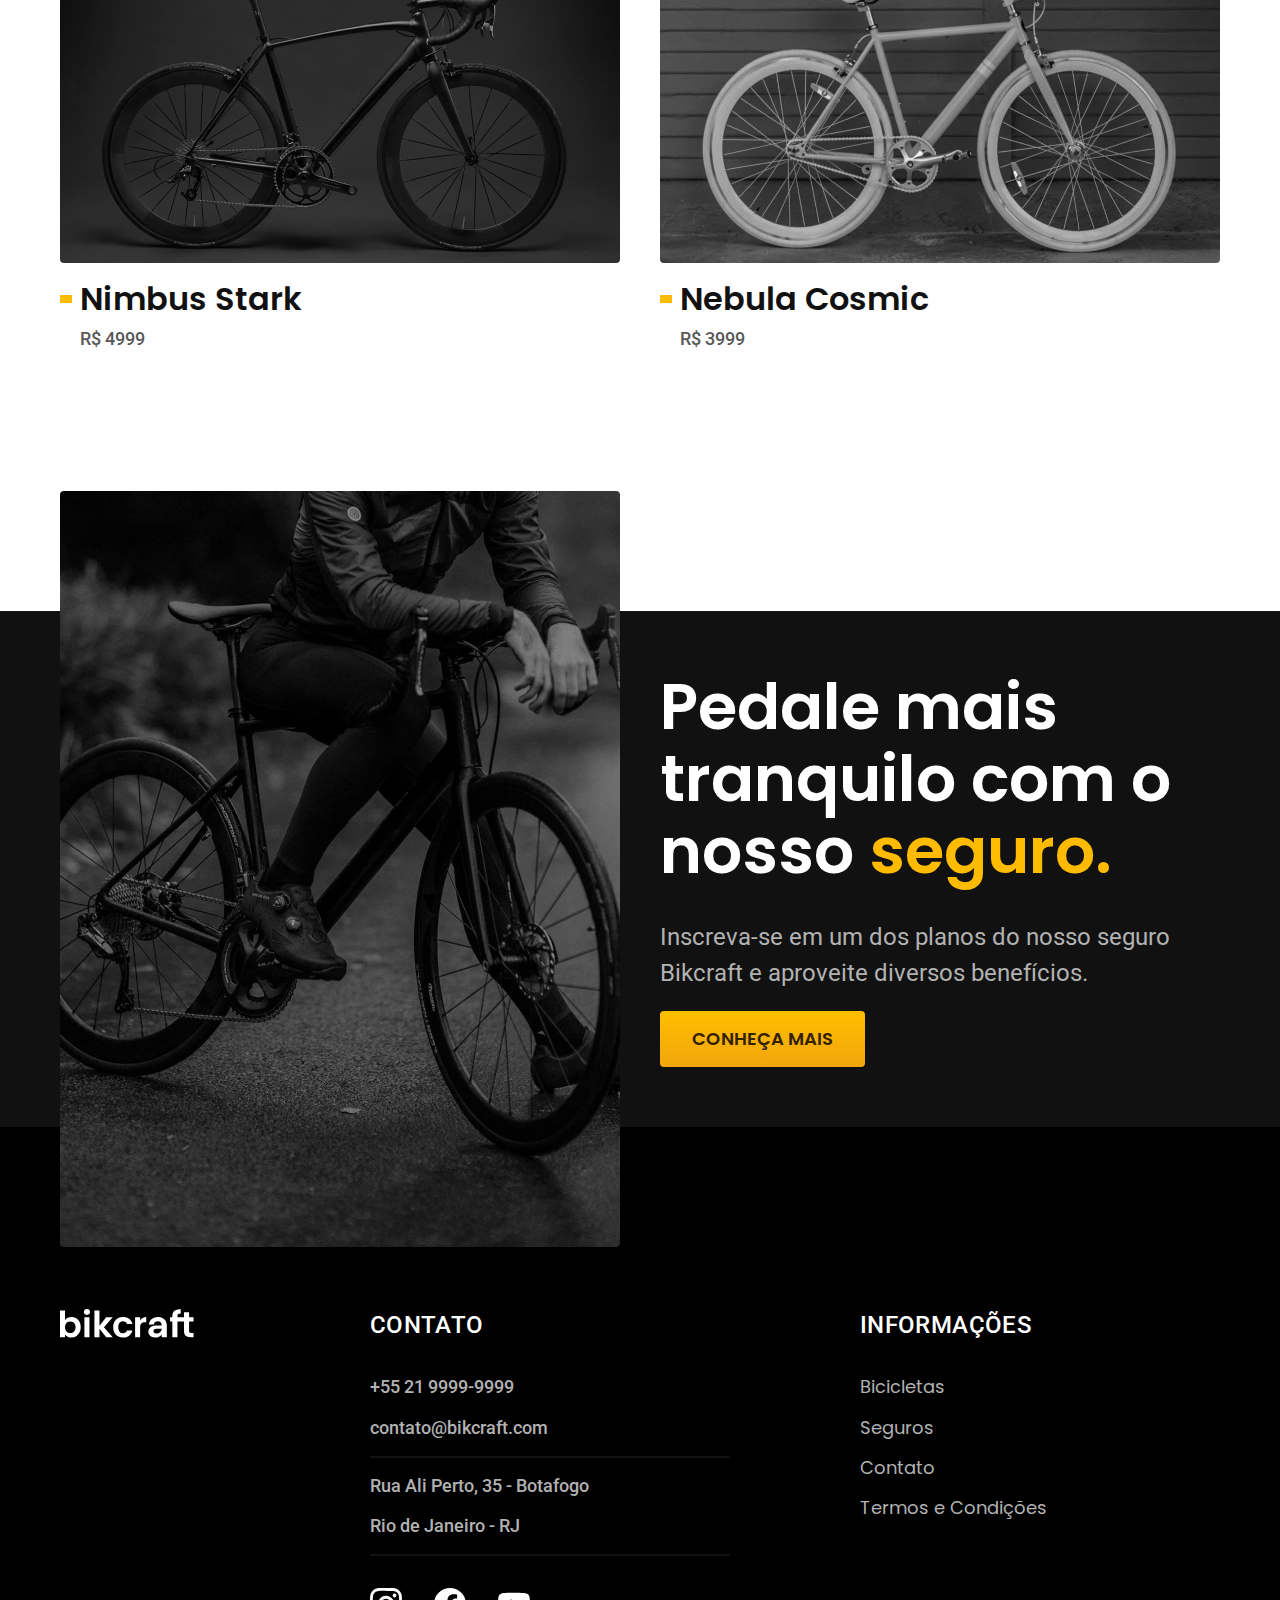
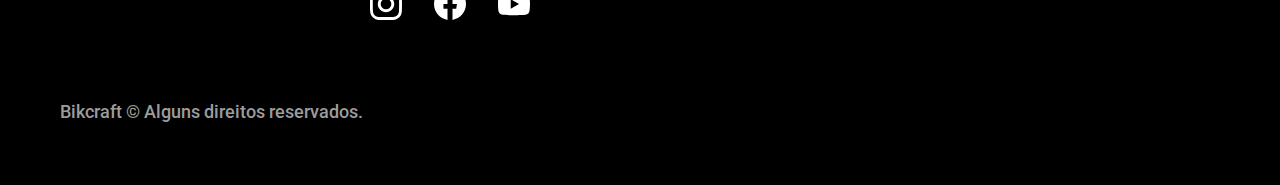
<file: bicicletas/magic.html>
<!DOCTYPE html>
<html lang="pt-br">

<head>
  <meta charset="UTF-8">
  <meta name="viewport" content="width=device-width, initial-scale=1.0">
  <title>Magic | Bikcraft</title>
  <meta name="description" content="Magic.">

  <link rel="icon" href="../favicon.svg" type="image/svg+xml">
  <link rel="preload" href="../css/style.min.css" as="style">
  <link rel="stylesheet" href="../css/style.min.css">
  <link rel="preconnect" href="https://fonts.googleapis.com">
  <link rel="preconnect" href="https://fonts.gstatic.com" crossorigin>
  <link href="https://fonts.googleapis.com/css2?family=Merriweather:ital,wght@1,900&family=Poppins:wght@400;600&family=Roboto:wght@400;500&display=swap" rel="stylesheet">
  <script>document.documentElement.classList.add('js')</script>
</head>

<body id="bicicleta">
  <header class="header-bg">
    <div class="header container">
      <a href="../">
        <img src="../img/bikcraft.svg" alt="Bikcraft">
      </a>

      <nav aria-label="primaria">
        <ul class="header-menu font-1-m cor-0">
          <li><a href="../bicicletas.html">Bicicletas</a></li>
          <li><a href="../seguros.html">Seguros</a></li>
          <li><a href="../contato.html">Contato</a></li>
        </ul>
      </nav>
    </div>
  </header>

  <main class="titulo-bg">
    <div>
      <div class="titulo container">
        <p class="font-2-xl cor-5">R$ 2499</p>
        <h1 class="font-1-xxl cor-0">Magic Might<span class="cor-p1">.</span></h1>
      </div>
    </div>
    <div class="bicicleta container">
      <div class="bicicleta-imagens">
        <img src="../img/bicicleta/nimbus2.jpg" alt="">
        <img src="../img/bicicleta/nimbus1.jpg" alt="">
        <img src="../img/bicicleta/nimbus3.jpg" alt="">
      </div>
      <div class="bicicleta-conteudo">
        <p class="font-2-l cor-5">A Magic Might é a melhor Bikcraft já criada pela nossa equipe. Ela vem equipada com os melhores acessórios, o que garante maior velocidade.</p>
        <div class="bicicleta-comprar">
          <a class="botao" href="../orcamento.html?tipo=bikcraft&produto=magic">Comprar Agora</a>
          <span class="font-1-xs cor-6"><img src="../img/icones/entrega.svg" alt=""> entrega em 5 dias</span>
          <span class="font-1-xs cor-6"><img src="../img/icones/estoque.svg" alt=""> 28 em estoque</span>
        </div>

        <h2 class="font-1-xs cor-0">Informações</h2>
        <ul class="bicicleta-informacoes">
          <li>
            <img src="../img/icones/eletrica.svg" alt="">
            <h3 class="font-1-m cor-0">Motor Elétrico</h3>
            <p class="font-2-xs cor-5">Permite você viajar distâncias inimaginaveis com a sua bike.</p>
          </li>
          <li>
            <img src="../img/icones/velocidade.svg" alt="">
            <h3 class="font-1-m cor-0">45 km/h</h3>
            <p class="font-2-xs cor-5">A mais rápida bicicleta elétrica disponível hoje no mercado.</p>
          </li>
          <li>
            <img src="../img/icones/rastreador.svg" alt="">
            <h3 class="font-1-m cor-0">Rastreador</h3>
            <p class="font-2-xs cor-5">Rastreador e sistema anti-furto para garantir o seu sossego.</p>
          </li>
          <li>
            <img src="../img/icones/carbono.svg" alt="">
            <h3 class="font-1-m cor-0">Fibra de Carbono</h3>
            <p class="font-2-xs cor-5">Maior proteção possível para a sua Bikcraft com fibra de carbono.</p>
          </li>
        </ul>
        <h2 class="font-1-xs cor-0">Ficha Técnica</h2>
        <ul class="bicicleta-ficha font-2-s cor-4">
          <li>Peso <span>9 kg</span></li>
          <li>Altura <span>60 cm</span></li>
          <li>Largura <span>120 cm</span></li>
          <li>Profundidade <span>10 cm</span></li>
          <li>Marchas <span>16</span></li>
          <li>Roda <span>29</span></li>
        </ul>
      </div>
    </div>
  </main>

  <article class="bicicletas-lista container">
    <h2 class="font-1-xxl">escolha a sua<span class="cor-p1">.</span></h2>

    <ul>
      <li>
        <a href="./nimbus.html">
          <img src="../img/bicicletas/nimbus.jpg" alt="Bicicleta preta">
          <h3 class="font-1-xl">Nimbus Stark</h3>
          <span class="font-2-m cor-8">R$ 4999</span>
        </a>
      </li>
      <li>
        <a href="./nebula.html">
          <img src="../img/bicicletas/nebula.jpg" alt="Bicicleta preta">
          <h3 class="font-1-xl">Nebula Cosmic</h3>
          <span class="font-2-m cor-8">R$ 3999</span>
        </a>
      </li>
    </ul>
  </article>
  <article class="seguro-bg">
    <div class="seguro container">
      <div class="seguro-imagem">
        <img src="../img/fotos/seguros.jpg" alt="Pessoa parada em cima de uma bicicleta.">
      </div>
      <div class="seguro-conteudo">
        <h2 class="font-1-xxl cor-0">Pedale mais tranquilo com o nosso <span class="cor-p1">seguro.</span></h2>
        <p class="font-2-l cor-5">Inscreva-se em um dos planos do nosso seguro Bikcraft e aproveite diversos benefícios.</p>
        <a class="botao" href="../seguros.html">Conheça Mais</a>
      </div>
    </div>
  </article>

  <footer class="footer-bg">
    <div class="footer container">
      <img src="../img/bikcraft.svg" alt="Bikcraft">
      <div class="footer-contato">
        <h3 class="font-2-l-b cor-0">Contato</h3>
        <ul class="font-2-m cor-5">
          <li><a href="tel:+552199999999">+55 21 9999-9999</a></li>
          <li><a href="mailto:contato@bikcraft.com">contato@bikcraft.com</a></li>
          <li>Rua Ali Perto, 35 - Botafogo</li>
          <li>Rio de Janeiro - RJ</li>
        </ul>
        <div class="footer-redes">
          <a href="../">
            <img src="../img/redes/instagram.svg" alt="Instagram">
          </a>
          <a href="../">
            <img src="../img/redes/facebook.svg" alt="Facebook">
          </a>
          <a href="../">
            <img src="../img/redes/youtube.svg" alt="Youtube">
          </a>
        </div>
      </div>
      <div class="footer-informacoes">
        <h3 class="font-2-l-b cor-0">Informações</h3>
        <nav>
          <ul class="font-1-m cor-5">
            <li><a href="../bicicletas.html">Bicicletas</a></li>
            <li><a href="../seguros.html">Seguros</a></li>
            <li><a href="../contato.html">Contato</a></li>
            <li><a href="../termos.html">Termos e Condições</a></li>
          </ul>
        </nav>
      </div>
      <p class="footer-copy font-2-m cor-6">Bikcraft © Alguns direitos reservados.</p>
    </div>
  </footer>
  <script src="../js/script.js"></script>
</body>

</html>
</file>
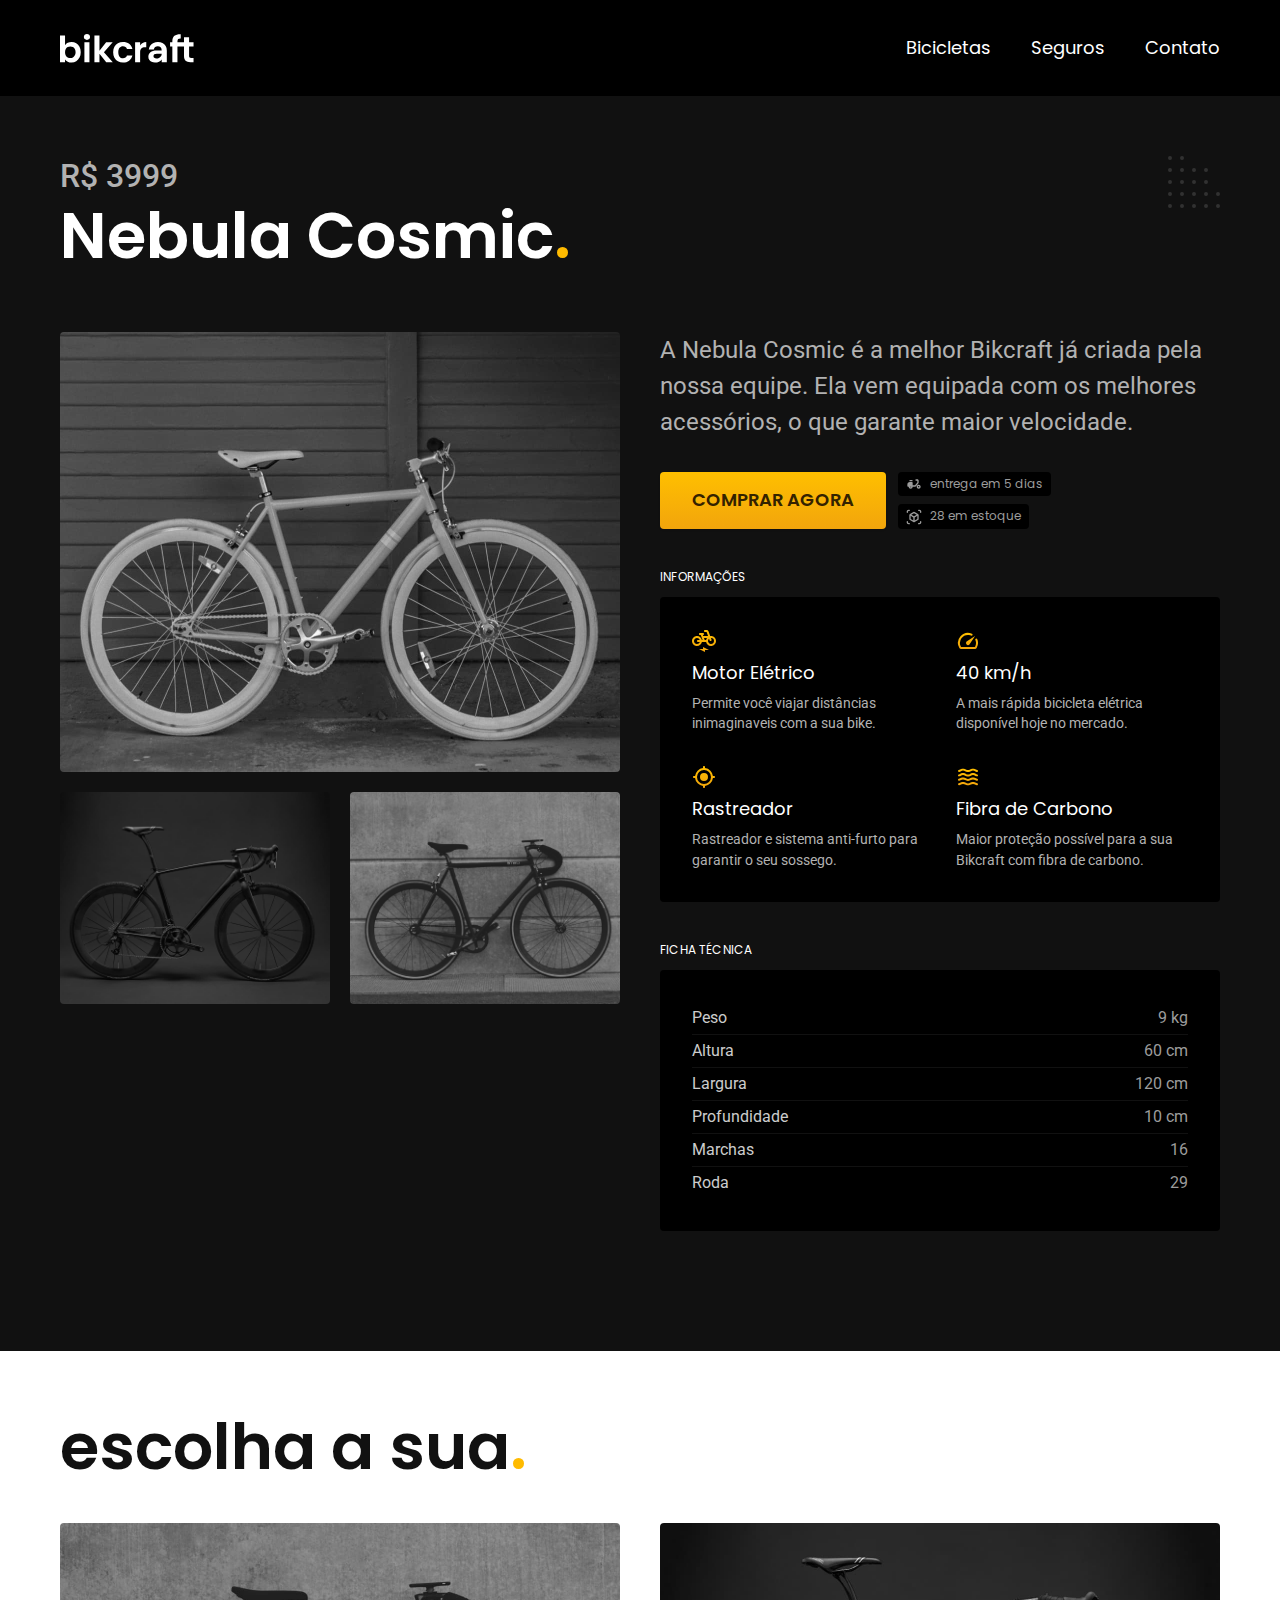
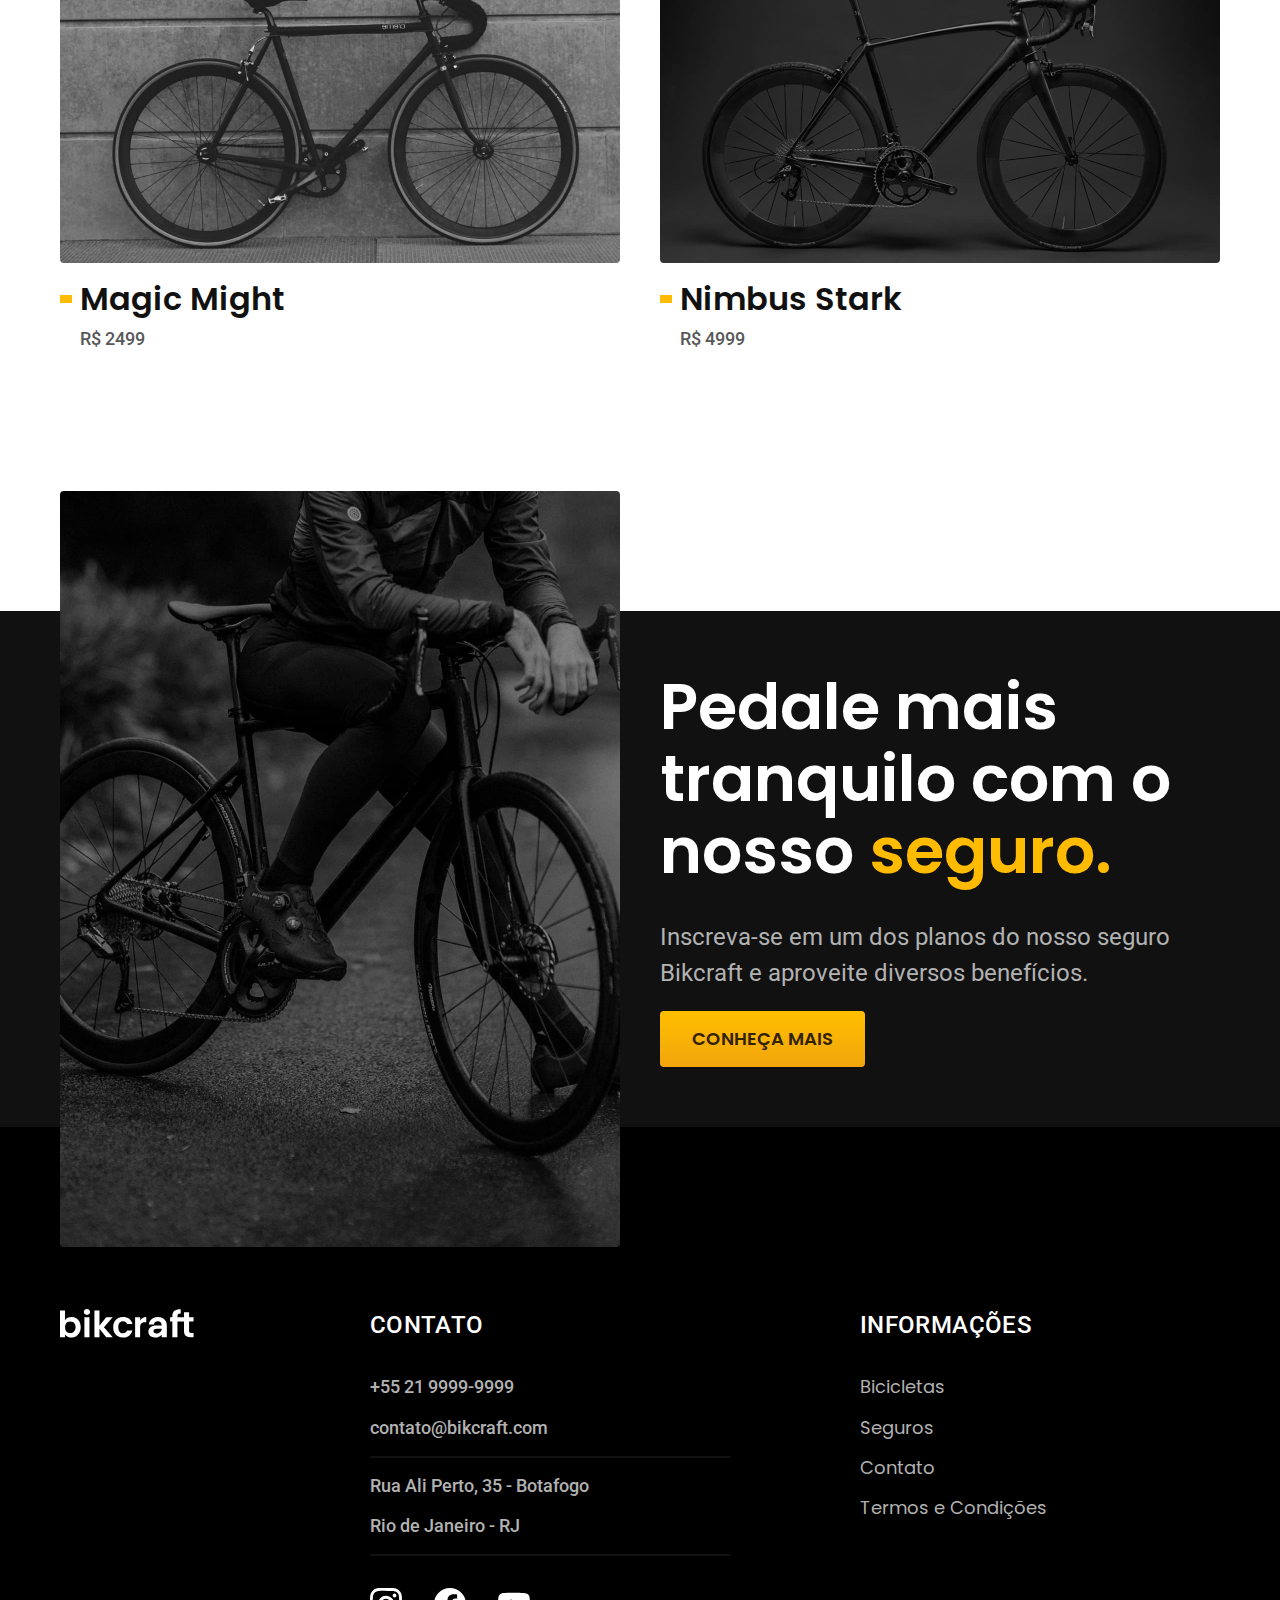
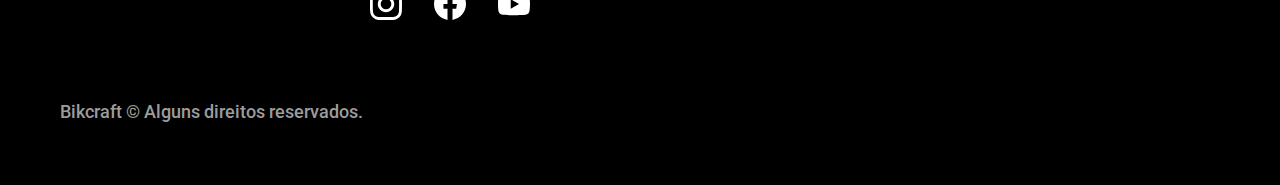
<file: bicicletas/nebula.html>
<!DOCTYPE html>
<html lang="pt-br">

<head>
  <meta charset="UTF-8">
  <meta name="viewport" content="width=device-width, initial-scale=1.0">
  <title>Nebula | Bikcraft</title>
  <meta name="description" content="Nebula.">

  <link rel="icon" href="../favicon.svg" type="image/svg+xml">
  <link rel="preload" href="../css/style.min.css" as="style">
  <link rel="stylesheet" href="../css/style.min.css">
  <link rel="preconnect" href="https://fonts.googleapis.com">
  <link rel="preconnect" href="https://fonts.gstatic.com" crossorigin>
  <link href="https://fonts.googleapis.com/css2?family=Merriweather:ital,wght@1,900&family=Poppins:wght@400;600&family=Roboto:wght@400;500&display=swap" rel="stylesheet">
  <script>document.documentElement.classList.add('js')</script>
</head>

<body id="bicicleta">
  <header class="header-bg">
    <div class="header container">
      <a href="../">
        <img src="../img/bikcraft.svg" alt="Bikcraft">
      </a>

      <nav aria-label="primaria">
        <ul class="header-menu font-1-m cor-0">
          <li><a href="../bicicletas.html">Bicicletas</a></li>
          <li><a href="../seguros.html">Seguros</a></li>
          <li><a href="../contato.html">Contato</a></li>
        </ul>
      </nav>
    </div>
  </header>

  <main class="titulo-bg">
    <div>
      <div class="titulo container">
        <p class="font-2-xl cor-5">R$ 3999</p>
        <h1 class="font-1-xxl cor-0">Nebula Cosmic<span class="cor-p1">.</span></h1>
      </div>
    </div>
    <div class="bicicleta container">
      <div class="bicicleta-imagens">
        <img src="../img/bicicleta/nimbus3.jpg" alt="">
        <img src="../img/bicicleta/nimbus1.jpg" alt="">
        <img src="../img/bicicleta/nimbus2.jpg" alt="">
      </div>
      <div class="bicicleta-conteudo">
        <p class="font-2-l cor-5">A Nebula Cosmic é a melhor Bikcraft já criada pela nossa equipe. Ela vem equipada com os melhores acessórios, o que garante maior velocidade.</p>
        <div class="bicicleta-comprar">
          <a class="botao" href="../orcamento.html?tipo=bikcraft&produto=nebula">Comprar Agora</a>
          <span class="font-1-xs cor-6"><img src="../img/icones/entrega.svg" alt=""> entrega em 5 dias</span>
          <span class="font-1-xs cor-6"><img src="../img/icones/estoque.svg" alt=""> 28 em estoque</span>
        </div>

        <h2 class="font-1-xs cor-0">Informações</h2>
        <ul class="bicicleta-informacoes">
          <li>
            <img src="../img/icones/eletrica.svg" alt="">
            <h3 class="font-1-m cor-0">Motor Elétrico</h3>
            <p class="font-2-xs cor-5">Permite você viajar distâncias inimaginaveis com a sua bike.</p>
          </li>
          <li>
            <img src="../img/icones/velocidade.svg" alt="">
            <h3 class="font-1-m cor-0">40 km/h</h3>
            <p class="font-2-xs cor-5">A mais rápida bicicleta elétrica disponível hoje no mercado.</p>
          </li>
          <li>
            <img src="../img/icones/rastreador.svg" alt="">
            <h3 class="font-1-m cor-0">Rastreador</h3>
            <p class="font-2-xs cor-5">Rastreador e sistema anti-furto para garantir o seu sossego.</p>
          </li>
          <li>
            <img src="../img/icones/carbono.svg" alt="">
            <h3 class="font-1-m cor-0">Fibra de Carbono</h3>
            <p class="font-2-xs cor-5">Maior proteção possível para a sua Bikcraft com fibra de carbono.</p>
          </li>
        </ul>
        <h2 class="font-1-xs cor-0">Ficha Técnica</h2>
        <ul class="bicicleta-ficha font-2-s cor-4">
          <li>Peso <span>9 kg</span></li>
          <li>Altura <span>60 cm</span></li>
          <li>Largura <span>120 cm</span></li>
          <li>Profundidade <span>10 cm</span></li>
          <li>Marchas <span>16</span></li>
          <li>Roda <span>29</span></li>
        </ul>
      </div>
    </div>
  </main>

  <article class="bicicletas-lista container">
    <h2 class="font-1-xxl">escolha a sua<span class="cor-p1">.</span></h2>

    <ul>
      <li>
        <a href="./magic.html">
          <img src="../img/bicicletas/magic.jpg" alt="Bicicleta preta">
          <h3 class="font-1-xl">Magic Might</h3>
          <span class="font-2-m cor-8">R$ 2499</span>
        </a>
      </li>
      <li>
        <a href="./nimbus.html">
          <img src="../img/bicicletas/nimbus.jpg" alt="Bicicleta preta">
          <h3 class="font-1-xl">Nimbus Stark</h3>
          <span class="font-2-m cor-8">R$ 4999</span>
        </a>
      </li>
    </ul>
  </article>
  <article class="seguro-bg">
    <div class="seguro container">
      <div class="seguro-imagem">
        <img src="../img/fotos/seguros.jpg" alt="Pessoa parada em cima de uma bicicleta.">
      </div>
      <div class="seguro-conteudo">
        <h2 class="font-1-xxl cor-0">Pedale mais tranquilo com o nosso <span class="cor-p1">seguro.</span></h2>
        <p class="font-2-l cor-5">Inscreva-se em um dos planos do nosso seguro Bikcraft e aproveite diversos benefícios.</p>
        <a class="botao" href="../seguros.html">Conheça Mais</a>
      </div>
    </div>
  </article>

  <footer class="footer-bg">
    <div class="footer container">
      <img src="../img/bikcraft.svg" alt="Bikcraft">
      <div class="footer-contato">
        <h3 class="font-2-l-b cor-0">Contato</h3>
        <ul class="font-2-m cor-5">
          <li><a href="tel:+552199999999">+55 21 9999-9999</a></li>
          <li><a href="mailto:contato@bikcraft.com">contato@bikcraft.com</a></li>
          <li>Rua Ali Perto, 35 - Botafogo</li>
          <li>Rio de Janeiro - RJ</li>
        </ul>
        <div class="footer-redes">
          <a href="../">
            <img src="../img/redes/instagram.svg" alt="Instagram">
          </a>
          <a href="../">
            <img src="../img/redes/facebook.svg" alt="Facebook">
          </a>
          <a href="../">
            <img src="../img/redes/youtube.svg" alt="Youtube">
          </a>
        </div>
      </div>
      <div class="footer-informacoes">
        <h3 class="font-2-l-b cor-0">Informações</h3>
        <nav>
          <ul class="font-1-m cor-5">
            <li><a href="../bicicletas.html">Bicicletas</a></li>
            <li><a href="../seguros.html">Seguros</a></li>
            <li><a href="../contato.html">Contato</a></li>
            <li><a href="../termos.html">Termos e Condições</a></li>
          </ul>
        </nav>
      </div>
      <p class="footer-copy font-2-m cor-6">Bikcraft © Alguns direitos reservados.</p>
    </div>
  </footer>
  <script src="../js/script.js"></script>
</body>

</html>
</file>
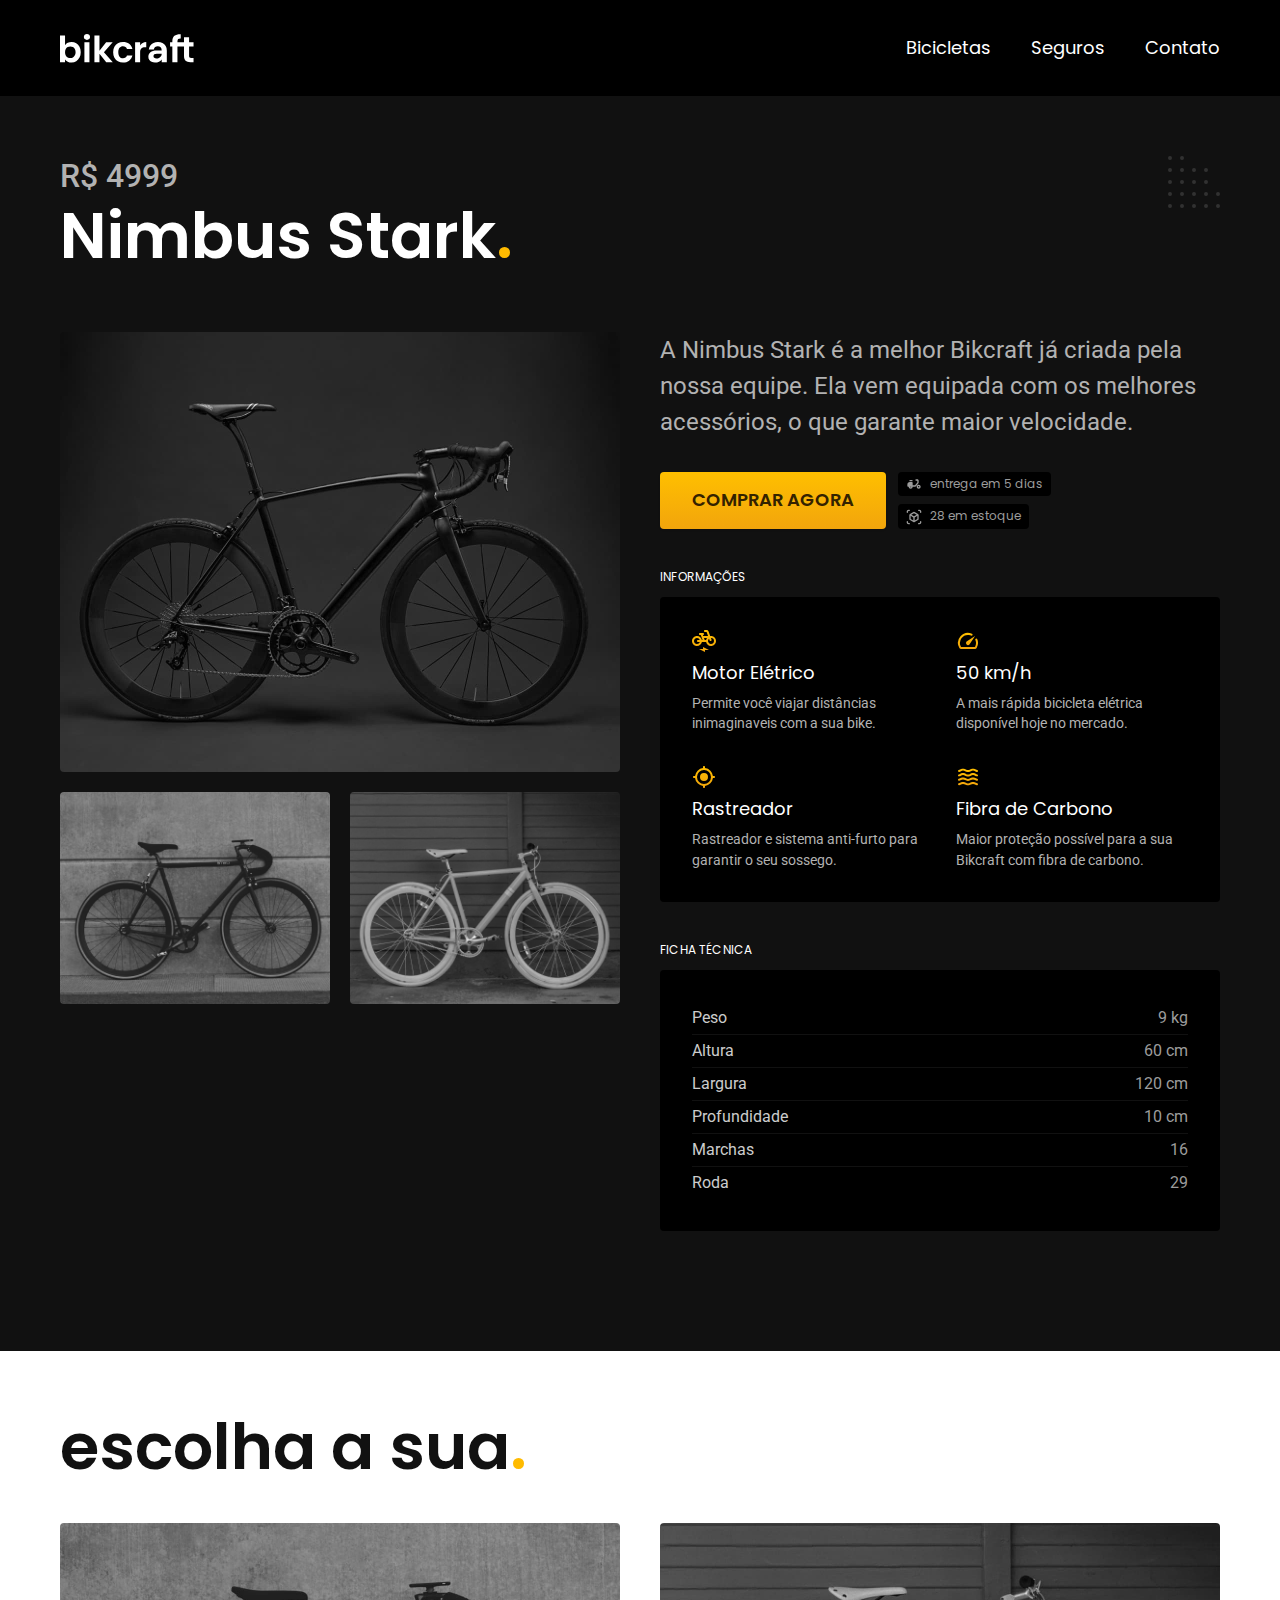
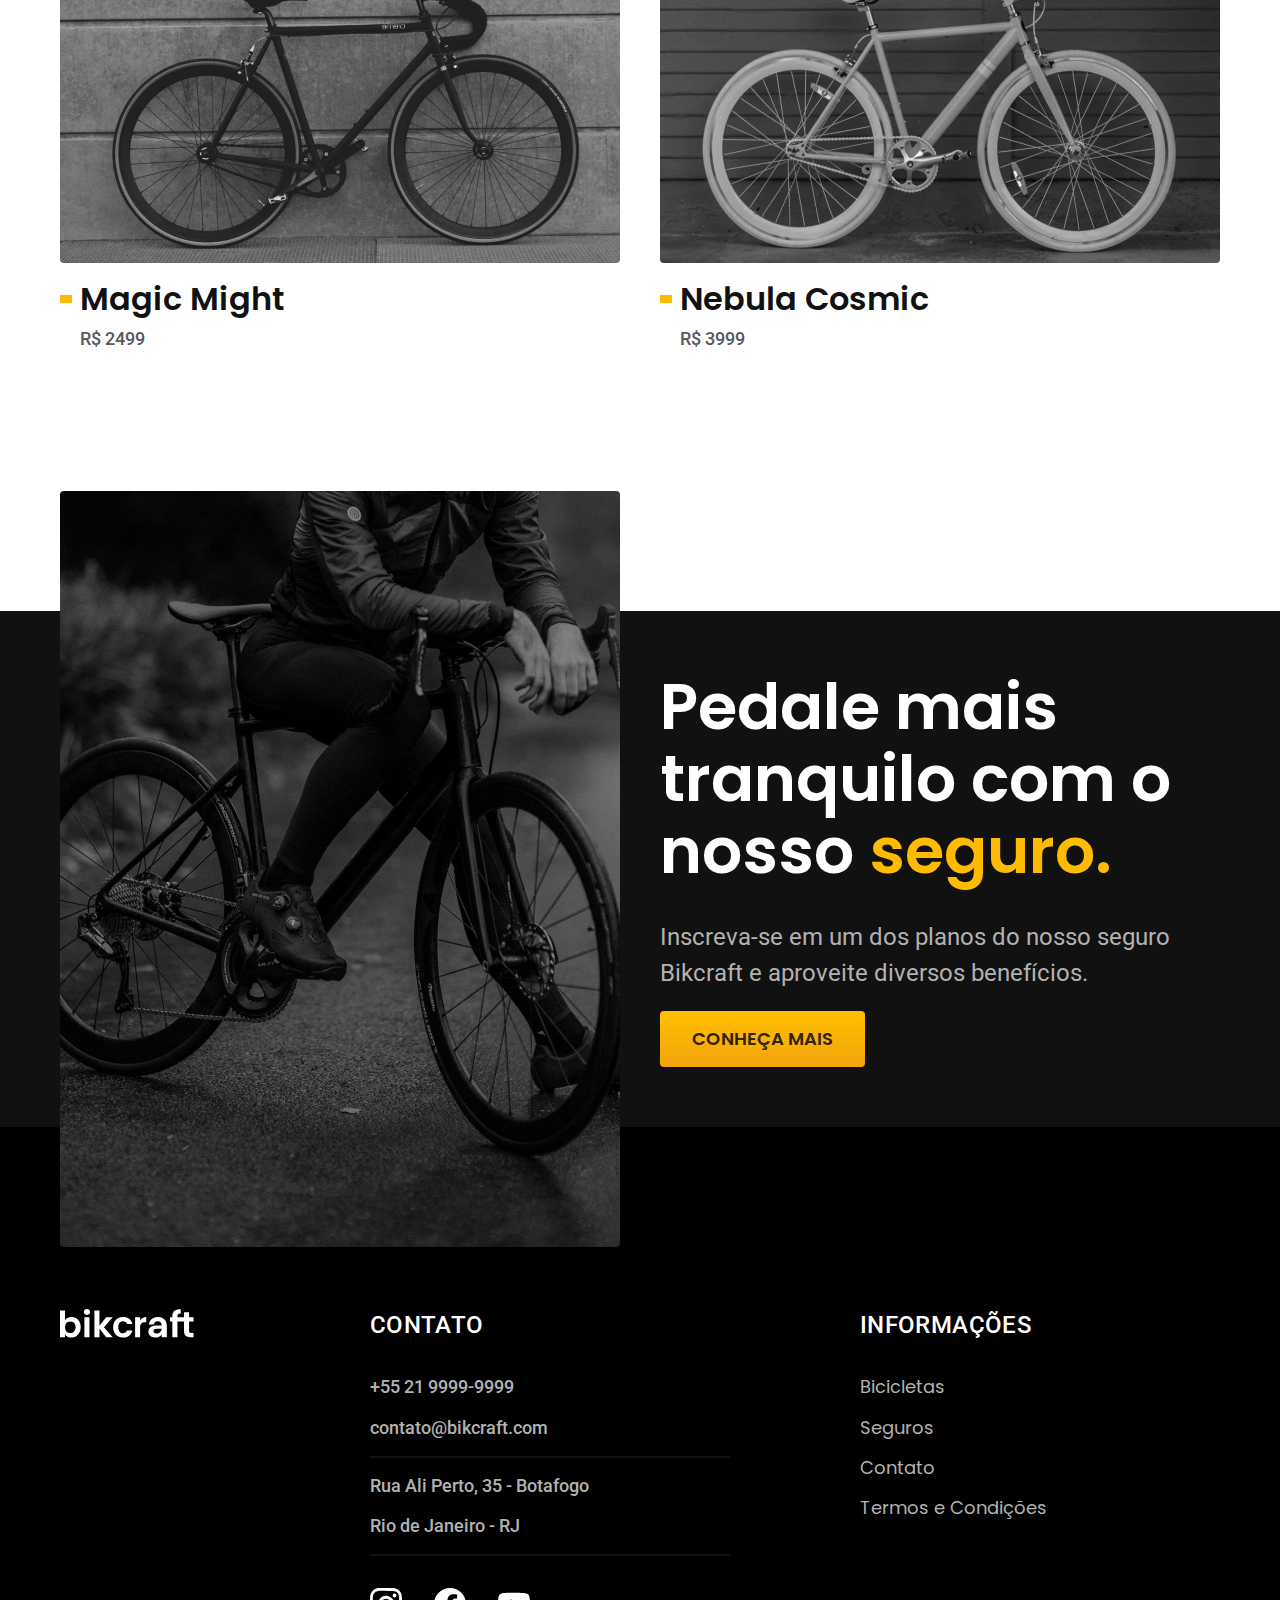
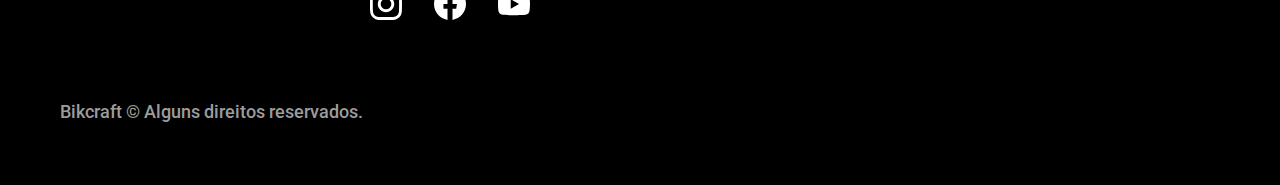
<file: bicicletas/nimbus.html>
<!DOCTYPE html>
<html lang="pt-br">

<head>
  <meta charset="UTF-8">
  <meta name="viewport" content="width=device-width, initial-scale=1.0">
  <title>Nimbus | Bikcraft</title>
  <meta name="description" content="Nimbus.">

  <link rel="icon" href="../favicon.svg" type="image/svg+xml">
  <link rel="preload" href="../css/style.min.css" as="style">
  <link rel="stylesheet" href="../css/style.min.css">
  <link rel="preconnect" href="https://fonts.googleapis.com">
  <link rel="preconnect" href="https://fonts.gstatic.com" crossorigin>
  <link href="https://fonts.googleapis.com/css2?family=Merriweather:ital,wght@1,900&family=Poppins:wght@400;600&family=Roboto:wght@400;500&display=swap" rel="stylesheet">
  <script>document.documentElement.classList.add('js')</script>
</head>

<body id="bicicleta">
  <header class="header-bg">
    <div class="header container">
      <a href="../">
        <img src="../img/bikcraft.svg" alt="Bikcraft">
      </a>

      <nav aria-label="primaria">
        <ul class="header-menu font-1-m cor-0">
          <li><a href="../bicicletas.html">Bicicletas</a></li>
          <li><a href="../seguros.html">Seguros</a></li>
          <li><a href="../contato.html">Contato</a></li>
        </ul>
      </nav>
    </div>
  </header>

  <main class="titulo-bg">
    <div>
      <div class="titulo container">
        <p class="font-2-xl cor-5">R$ 4999</p>
        <h1 class="font-1-xxl cor-0">Nimbus Stark<span class="cor-p1">.</span></h1>
      </div>
    </div>
    <div class="bicicleta container">
      <div class="bicicleta-imagens">
        <img src="../img/bicicleta/nimbus1.jpg" alt="">
        <img src="../img/bicicleta/nimbus2.jpg" alt="">
        <img src="../img/bicicleta/nimbus3.jpg" alt="">
      </div>
      <div class="bicicleta-conteudo">
        <p class="font-2-l cor-5">A Nimbus Stark é a melhor Bikcraft já criada pela nossa equipe. Ela vem equipada com os melhores acessórios, o que garante maior velocidade.</p>
        <div class="bicicleta-comprar">
          <a class="botao" href="../orcamento.html?tipo=bikcraft&produto=nimbus">Comprar Agora</a>
          <span class="font-1-xs cor-6"><img src="../img/icones/entrega.svg" alt=""> entrega em 5 dias</span>
          <span class="font-1-xs cor-6"><img src="../img/icones/estoque.svg" alt=""> 28 em estoque</span>
        </div>

        <h2 class="font-1-xs cor-0">Informações</h2>
        <ul class="bicicleta-informacoes">
          <li>
            <img src="../img/icones/eletrica.svg" alt="">
            <h3 class="font-1-m cor-0">Motor Elétrico</h3>
            <p class="font-2-xs cor-5">Permite você viajar distâncias inimaginaveis com a sua bike.</p>
          </li>
          <li>
            <img src="../img/icones/velocidade.svg" alt="">
            <h3 class="font-1-m cor-0">50 km/h</h3>
            <p class="font-2-xs cor-5">A mais rápida bicicleta elétrica disponível hoje no mercado.</p>
          </li>
          <li>
            <img src="../img/icones/rastreador.svg" alt="">
            <h3 class="font-1-m cor-0">Rastreador</h3>
            <p class="font-2-xs cor-5">Rastreador e sistema anti-furto para garantir o seu sossego.</p>
          </li>
          <li>
            <img src="../img/icones/carbono.svg" alt="">
            <h3 class="font-1-m cor-0">Fibra de Carbono</h3>
            <p class="font-2-xs cor-5">Maior proteção possível para a sua Bikcraft com fibra de carbono.</p>
          </li>
        </ul>
        <h2 class="font-1-xs cor-0">Ficha Técnica</h2>
        <ul class="bicicleta-ficha font-2-s cor-4">
          <li>Peso <span>9 kg</span></li>
          <li>Altura <span>60 cm</span></li>
          <li>Largura <span>120 cm</span></li>
          <li>Profundidade <span>10 cm</span></li>
          <li>Marchas <span>16</span></li>
          <li>Roda <span>29</span></li>
        </ul>
      </div>
    </div>
  </main>

  <article class="bicicletas-lista container">
    <h2 class="font-1-xxl">escolha a sua<span class="cor-p1">.</span></h2>

    <ul>
      <li>
        <a href="./magic.html">
          <img src="../img/bicicletas/magic.jpg" alt="Bicicleta preta">
          <h3 class="font-1-xl">Magic Might</h3>
          <span class="font-2-m cor-8">R$ 2499</span>
        </a>
      </li>
      <li>
        <a href="./nebula.html">
          <img src="../img/bicicletas/nebula.jpg" alt="Bicicleta preta">
          <h3 class="font-1-xl">Nebula Cosmic</h3>
          <span class="font-2-m cor-8">R$ 3999</span>
        </a>
      </li>
    </ul>
  </article>
  <article class="seguro-bg">
    <div class="seguro container">
      <div class="seguro-imagem">
        <img src="../img/fotos/seguros.jpg" alt="Pessoa parada em cima de uma bicicleta.">
      </div>
      <div class="seguro-conteudo">
        <h2 class="font-1-xxl cor-0">Pedale mais tranquilo com o nosso <span class="cor-p1">seguro.</span></h2>
        <p class="font-2-l cor-5">Inscreva-se em um dos planos do nosso seguro Bikcraft e aproveite diversos benefícios.</p>
        <a class="botao" href="../seguros.html">Conheça Mais</a>
      </div>
    </div>
  </article>

  <footer class="footer-bg">
    <div class="footer container">
      <img src="../img/bikcraft.svg" alt="Bikcraft">
      <div class="footer-contato">
        <h3 class="font-2-l-b cor-0">Contato</h3>
        <ul class="font-2-m cor-5">
          <li><a href="tel:+552199999999">+55 21 9999-9999</a></li>
          <li><a href="mailto:contato@bikcraft.com">contato@bikcraft.com</a></li>
          <li>Rua Ali Perto, 35 - Botafogo</li>
          <li>Rio de Janeiro - RJ</li>
        </ul>
        <div class="footer-redes">
          <a href="../">
            <img src="../img/redes/instagram.svg" alt="Instagram">
          </a>
          <a href="../">
            <img src="../img/redes/facebook.svg" alt="Facebook">
          </a>
          <a href="../">
            <img src="../img/redes/youtube.svg" alt="Youtube">
          </a>
        </div>
      </div>
      <div class="footer-informacoes">
        <h3 class="font-2-l-b cor-0">Informações</h3>
        <nav>
          <ul class="font-1-m cor-5">
            <li><a href="../bicicletas.html">Bicicletas</a></li>
            <li><a href="../seguros.html">Seguros</a></li>
            <li><a href="../contato.html">Contato</a></li>
            <li><a href="../termos.html">Termos e Condições</a></li>
          </ul>
        </nav>
      </div>
      <p class="footer-copy font-2-m cor-6">Bikcraft © Alguns direitos reservados.</p>
    </div>
  </footer>
  <script src="../js/script.js"></script>
</body>

</html>
</file>
<file: css/style.min.css>
body{margin:0;font-family:Arial,Helvetica,sans-serif;color:#111}blockquote,dd,h1,h2,h3,h4,p,ul{margin:0}ul{padding:0;list-style:none}a{text-decoration:none;color:inherit}img{max-width:100%;height:auto;display:block}img[src$=".jpg"]{border-radius:4px}.font-1-xs{font:400 0.75rem/1.35 Poppins,sans-serif}.font-2-xs{font:400 0.875rem/1.43 Roboto,sans-serif}.font-1-s{font:400 1rem/1.5 Poppins,sans-serif}.font-2-s{font:400 1rem/1.5 Roboto,sans-serif}.font-1-m,.font-1-m-b{font:400 1.125rem/1.35 Poppins,sans-serif}.font-1-m-b{font-weight:600}.font-2-m{font:500 1.125rem/1.35 Roboto,sans-serif}.font-1-l{font:400 1.5rem/1.5 Poppins,sans-serif}.font-2-l,.font-2-l-b{font:400 1.5rem/1.5 Roboto,sans-serif}.font-2-l-b{font-weight:500;letter-spacing:.015em;text-transform:uppercase}.font-1-xl{font:600 2rem/1.25 Poppins,sans-serif}.font-2-xl{font:500 2rem/1.25 Roboto,sans-serif}.font-1-xxl{font:600 4rem/1.125 Poppins,sans-serif}@media (max-width:1200px){.font-1-xxl{font-size:3rem}.font-2-l,.font-2-l-b{font-size:1.125rem}}@media (max-width:800px){.font-1-xxl{font-size:2rem}.font-1-xl,.font-2-xl{font-size:1.5rem}}:root{--cor-0:#ffffff;--cor-1:#f7f7f7;--cor-2:#ededed;--cor-3:#dedede;--cor-4:#cccccc;--cor-5:#b2b2b2;--cor-6:#9c9c9c;--cor-7:#717171;--cor-8:#595959;--cor-9:#404040;--cor-10:#2e2e2e;--cor-11:#111111;--cor-12:#000000;--cor-p1:#ffbb00;--cor-p2:#e4a30b;--cor-p3:#a66f00;--cor-p4:#664400;--cor-p5:#332200}.cor-0{color:var(--cor-0)}.cor-1{color:var(--cor-1)}.cor-2{color:var(--cor-2)}.cor-3{color:var(--cor-3)}.cor-4{color:var(--cor-4)}.cor-5{color:var(--cor-5)}.cor-6{color:var(--cor-6)}.cor-7{color:var(--cor-7)}.cor-8{color:var(--cor-8)}.cor-9{color:var(--cor-9)}.cor-10{color:var(--cor-10)}.cor-11{color:var(--cor-11)}.cor-12{color:var(--cor-12)}.cor-p1{color:var(--cor-p1)}.cor-p2{color:var(--cor-p2)}.cor-p3{color:var(--cor-p3)}.cor-p4{color:var(--cor-p4)}.cor-p5{color:var(--cor-p5)}.js .fadeInDown{transform:translate3d(0,-20px,0)}.js .fadeInUp{transform:translate3d(0,20px,0)}.js .fadeInRight{transform:translate3d(20px,0,0)}.js .fadeInLeft{transform:translate3d(-20px,0,0)}.js [data-anime]{opacity:0}.js .anime{opacity:1;transform:none;transition:transform .8s,opacity .8s}.header-bg{background-color:var(--cor-12)}.header{display:flex;flex-wrap:wrap;gap:20px;justify-content:space-between;align-items:center;padding-top:20px;padding-bottom:20px}.header-menu{display:flex;flex-wrap:wrap;gap:40px}.header-menu a{display:inline-block;padding:16px 0;position:relative}.header-menu a:after{content:"";display:block;height:2px;width:0;background:var(--cor-0);margin-top:4px;transition:.3s;position:absolute}.header-menu a.ativo::after,.header-menu a:hover::after{width:100%}@media (max-width:800px){.header-menu{gap:20px}.header-menu a{background:var(--cor-11);padding:12px 16px;border-radius:4px}.header-menu a:hover{background-color:var(--cor-10)}.header a:after{display:none}}@media (max-width:600px){.header-menu{gap:12px}.header-menu a{padding:8px 12px;font-size:14px}}.footer-bg{background-color:var(--cor-12)}.footer{display:grid;grid-template-columns:3fr 5fr 4fr;gap:40px;padding-top:60px;padding-bottom:60px}.footer h3{margin-bottom:32px}.footer-contato ul{margin-bottom:32px}.footer-contato li:nth-child(2n):after{content:"";display:block;max-width:360px;height:2px;background:var(--cor-11);margin-top:16px}.footer li{margin-bottom:16px}.footer-redes{display:flex;gap:32px}.footer a:hover{color:var(--cor-0)}.footer-copy{grid-column:1/-1;margin-top:40px}@media (max-width:800px){.footer>img{display:none}.footer{grid-template-columns:1fr 1fr}}@media (max-width:600px){.footer{grid-template-columns:1fr;gap:60px}.footer-copy{margin-top:0}}.container{box-sizing:border-box;max-width:1200px;padding-left:20px;padding-right:20px;margin-left:auto;margin-right:auto}.botao{display:inline-block;padding:16px 32px;background:linear-gradient(#ffbf00,#f2a50c);border-radius:4px;box-shadow:0 1px 2px rgba(0,0,0,.1);text-transform:uppercase;color:var(--cor-p5);font:600 1.125rem/1.35 Poppins,sans-serif;max-width:max-content;border:none;cursor:pointer}.botao:hover{background:linear-gradient(#ffb60d,#e59317)}.botao.secundario{background:var(--cor-10);color:var(--cor-2)}.botao.secundario:hover{background:var(--cor-9)}.botao.seta{display:flex;align-items:center}.botao.seta::after{content:"";display:inline-block;width:18px;height:10px;margin-left:12px;background:url("../img/icones/seta.svg");transition:transform .2s}.botao.seta:hover::after{transform:translateX(4px)}@media (max-width:600px){.botao{padding:12px 16px;font-size:1rem}}.link{display:inline-block;color:var(--cor-p1);font:500 1.5rem/1.5 Poppins,sans-serif;text-transform:uppercase}.link::after{content:"";display:block;width:100%;height:4px;background-color:currentColor}.link:hover{color:var(--cor-0)}.titulo-bg{padding-top:60px;padding-bottom:60px;background-color:var(--cor-11)}.titulo{background:url("../img/dec/top-right.svg") no-repeat top right 20px}.titulo p{margin-bottom:4px}@media (max-width:800px){.titulo-bg{padding-top:40px;padding-bottom:40px}.titulo p{font-size:1rem;text-transform:lowercase;font-weight:400}}.form{display:grid;grid-template-columns:1fr 1fr;gap:20px}.form label{display:block;font:400 1rem/1.5 Poppins,sans-serif;margin-bottom:4px}.form .col-2{grid-column:span 2}.form input[type=email],.form input[type=text],.form textarea{font:400 1rem/1.5 Roboto,sans-serif;background:var(--cor-1);border:1px solid var(--cor-2);padding:12px;border-radius:4px;width:100%;box-sizing:border-box}.form input[type=email]:focus,.form input[type=text]:focus,.form textarea:focus{outline:0;border-color:var(--cor-p1);background:var(--cor-0);box-shadow:0 0 0 2px #fea}@media (max-width:600px){.form{grid-template-columns:1fr}.form .col-2{grid-column:1}}.introducao-bg{background:var(--cor-12) url("../img/dec/bottom-left.svg") no-repeat bottom 160px left 20px;box-shadow:inset 0 -120px var(--cor-0)}.introducao{display:grid;grid-template-columns:1fr 1fr;gap:0 40px}.introducao-conteudo{align-self:end;padding-bottom:200px}.introducao img{width:100%;height:100%;object-fit:cover;border-radius:4px}.introducao h1{margin-bottom:32px}.introducao p{margin-bottom:20px}@media (max-width:800px){.introducao-bg{background:var(--cor-11);padding-top:40px;box-shadow:inset 0 -60px var(--cor-0)}.introducao{grid-template-columns:1fr;gap:32px}.introducao-conteudo{padding-bottom:0}.introducao h1{margin-bottom:16px}.introducao img{height:300px;width:100%}}.tecnologia-bg{background-color:var(--cor-11);box-shadow:inset 0 80px var(--cor-0),inset 0 -80px var(--cor-0)}.tecnologia{display:grid;grid-template-columns:1fr 1fr;gap:40px}.tecnologia-imagem img{width:100%;height:100%;object-fit:cover;object-position:left}.tecnologia-conteudo{padding-top:160px;padding-bottom:160px}.tecnologia-conteudo>span{display:block;margin-bottom:20px}.tecnologia-conteudo h2{margin-bottom:32px}.tecnologia-conteudo>p{margin-bottom:20px}.tecnologia a{margin-bottom:80px}.tecnologia-vantagens{display:flex;gap:40px}.tecnologia-vantagens h3{margin-bottom:8px;width:max-content}.tecnologia-vantagens img{width:24px;margin-bottom:8px}@media (max-width:800px){.tecnologia-bg{box-shadow:initial}.tecnologia{grid-template-columns:1fr}.tecnologia-conteudo{padding-top:60px;padding-bottom:60px}.tecnologia-imagem{display:none}.tecnologia a{margin-bottom:60px}}@media (max-width:600px){.tecnologia-vantagens{flex-direction:column}}.parceiros{padding-top:60px;padding-bottom:120px}.parceiros h2{margin-bottom:60px}.parceiros ul{padding:0 20px;max-width:1400px;display:grid;grid-template-columns:repeat(4,1fr);margin:0 auto}.parceiros li{display:flex;padding:32px;border-left:2px solid var(--cor-2)}.parceiros img{margin:auto}.parceiros li:first-child,.parceiros li:nth-child(5){border-left:none}.parceiros li:nth-child(n+5){border-top:2px solid var(--cor-2)}@media (max-width:800px){.parceiros{padding-bottom:60px}.parceiros li{display:flex;padding:20px}.parceiros h2{margin-bottom:20px}.parceiros ul{grid-template-columns:repeat(2,1fr)}.parceiros li:nth-child(n+3){border-top:2px solid var(--cor-2)}.parceiros li:nth-child(odd){border-left:none}}.depoimento{display:grid;grid-template-columns:1fr 1fr;background-color:var(--cor-p1);overflow:hidden}.depoimento img{width:100%;height:100%;object-fit:cover;border-radius:0}.depoimento-conteudo{padding:40px 40px 80px 80px;align-self:end;background:url("../img/dec/bottom-right-p.svg") no-repeat bottom 40px right 40px}.depoimento-conteudo p{max-width:32ch;font-family:Merriweather,serif;font-style:italic;font-weight:900;margin-bottom:32px;position:relative}.depoimento p::after,.depoimento p::before{font-size:5rem;color:var(--cor-p2);position:absolute}.depoimento p::before{content:"“";left:-50px;top:-20px}.depoimento p::after{content:"”"}@media (min-width:1200px){.depoimento img{max-height:520px}}@media (max-width:800px){.depoimento{grid-template-columns:1fr;text-align:center}.depoimento img{max-height:200px}.depoimento-conteudo{padding:40px 20px;justify-self:center}}.bicicletas-lista{padding-top:60px;padding-bottom:120px}.bicicletas-lista h2{margin-bottom:40px}.bicicletas-lista ul{display:flex;gap:40px;padding:0 20px 20px 20px;max-width:1400px;margin-left:auto;margin-right:auto;overflow-x:auto}#bicicleta .bicicletas-lista ul{padding:0 0 20px 0}.bicicletas-lista li{flex:1;min-width:280px}.bicicletas-lista a{display:block}.bicicletas-lista img{margin-bottom:16px}.bicicletas-lista h3{margin-bottom:8px;display:flex;align-items:center}.bicicletas-lista h3::before{content:"";display:inline-block;height:8px;width:12px;margin-right:8px;background-color:var(--cor-p1);transition:width .2s}.bicicletas-lista a:hover h3::before{width:24px}.bicicletas-lista li span{padding-left:20px}@media (max-width:800px){.bicicletas-lista{padding-bottom:60px}.bicicletas-lista ul{gap:20px}}.bicicletas-bg{background:linear-gradient(to right,var(--cor-0) 30%,var(--cor-11) 0)}.bicicletas{display:grid;grid-template-columns:1fr 1fr;gap:40px;padding-top:60px;padding-bottom:60px;background:url("../img/dec/top-right.svg") no-repeat top 40px right 20px}.bicicletas-imagem{display:grid}.bicicletas-imagem img{grid-area:1/1}.bicicletas-imagem span{grid-area:1/1;place-self:start end;margin-top:20px;background:var(--cor-12);display:inline-block;padding:8px 16px 8px 8px;border-radius:4px 0 0 4px}.bicicletas-conteudo{display:grid;grid-template-columns:1fr auto;align-content:start}.bicicletas h2,.bicicletas p{grid-column:1/-1}.bicicletas h2{margin-bottom:20px}.bicicletas h2::before{content:"";display:block;width:12px;height:8px;background-color:var(--cor-p1);margin-bottom:8px}.bicicletas p{margin-bottom:32px}.bicicletas a{place-self:end}.bicicletas li{display:flex;align-items:center}.bicicletas ul{display:grid;gap:16px}.bicicletas-conteudo img{width:24px;margin-right:8px}@media (max-width:800px){.bicicletas-bg{background:var(--cor-11)}.bicicletas{grid-template-columns:1fr;gap:20px;padding-top:40px;padding-bottom:40px}}@media (max-width:600px){.bicicletas-conteudo{grid-template-columns:1fr}.bicicletas ul{font-size:1rem;grid-template-columns:1fr 1fr;margin-bottom:32px}.bicicletas a{place-self:start}}.bicicleta{display:grid;grid-template-columns:1fr 1fr;align-items:start;gap:40px;padding-top:60px;padding-bottom:60px}#bicicleta .titulo p{text-transform:uppercase}.bicicleta-imagens{display:flex;flex-wrap:wrap;gap:20px}.bicicleta-imagens img{flex:1;min-width:200px}.bicicleta-imagens img:first-child{min-width:100%}.bicicleta-conteudo>p{margin-bottom:32px}.bicicleta-comprar{display:grid;grid-template-columns:max-content auto;align-items:center;justify-items:start;gap:8px 12px;margin-bottom:40px}.bicicleta-comprar a{grid-row:span 2}.bicicleta-comprar span{display:flex;align-items:center;background-color:var(--cor-12);gap:8px;padding:4px 8px;border-radius:4px}.bicicleta-conteudo h2{text-transform:uppercase;letter-spacing:.015em;margin-bottom:12px}.bicicleta-ficha,.bicicleta-informacoes{padding:32px;background-color:var(--cor-12);border-radius:4px}.bicicleta-informacoes{margin-bottom:40px;display:grid;grid-template-columns:1fr 1fr;gap:32px}.bicicleta-informacoes img{width:24px;margin-bottom:8px}.bicicleta-informacoes h3{margin-bottom:8px}.bicicleta-ficha li{padding:4px 0;display:flex;justify-content:space-between;border-bottom:1px solid var(--cor-11)}.bicicleta-ficha li:last-child{border-bottom:none}.bicicleta-ficha span{color:var(--cor-6)}@media (max-width:800px){.bicicleta{grid-template-columns:1fr;padding-top:40px;padding-bottom:40px}.bicicleta-imagens{grid-row:2}}@media (max-width:400px){.bicicleta-informacoes{grid-template-columns:1fr}.bicicleta-comprar{grid-template-columns:1fr}}.seguro-bg{background-color:var(--cor-11);box-shadow:inset 0 120px var(--cor-0),inset 0 -120px var(--cor-12)}.seguro{display:grid;grid-template-columns:1fr 1fr;gap:40px}.seguro-imagem img{width:100%;height:100%;object-fit:cover}.seguro-conteudo{padding-top:180px;padding-bottom:180px}.seguro h2{margin-bottom:32px}.seguro p{margin-bottom:20px}@media (max-width:800px){.seguro-bg{box-shadow:inset 0 -60px var(--cor-12)}.seguro{grid-template-columns:1fr}.seguro-conteudo{grid-row:1;padding-top:40px;padding-bottom:0}}.seguros-bg{background:var(--cor-11)}.seguros{padding-top:60px;padding-bottom:60px;display:grid;grid-template-columns:1fr 1fr;gap:40px;align-items:center}#seguros .seguros{padding-top:0}.seguros h2{grid-column:1/-1}.seguros-item{background-color:var(--cor-12);padding:32px 32px 32px 60px;display:grid;grid-template-columns:1fr auto;border-radius:4px}.seguros-item h3{margin-bottom:40px}.seguros-item span{grid-column:2;display:block;text-align:right}.seguros-item ul{grid-column:1/-1;margin-bottom:32px}.seguros-item li{display:flex;align-items:center;position:relative}.seguros-item li+li{margin-top:20px}.seguros-item li::before{content:"";display:inline-block;width:13px;height:9px;background-image:url("../img/icones/lista.svg");position:absolute;left:-21px}.seguros-item a{grid-column:1/-1}@media (max-width:800px){.seguros{grid-template-columns:1fr}}.vantagens-bg{background:var(--cor-12)}.vantagens{padding-top:120px;padding-bottom:120px}.vantagens h2{margin-bottom:60px}.vantagens ul{display:grid;grid-template-columns:repeat(auto-fit,minmax(280px,max-content));gap:40px 80px}.vantagens h3,.vantagens img{margin-bottom:8px}@media (max-width:800px){.vantagens{padding-top:60px;padding-bottom:60px}.vantagens h2{margin-bottom:40px}.vantagens ul{gap:20px}}.perguntas{padding-top:120px;padding-bottom:120px}.perguntas h2{margin-bottom:60px}.perguntas dl>div{padding:20px;border-radius:4px}.perguntas dl>div:nth-child(odd){background-color:var(--cor-1)}.perguntas button{display:grid;grid-template-columns:auto 1fr auto;align-items:center;gap:8px;cursor:pointer;border:none;background:0 0;width:100%;text-align:left}.perguntas button::before{content:"";display:inline-block;width:12px;height:8px;background-color:var(--cor-p1)}.perguntas button::after{content:"";display:inline-block;width:14px;height:6px;background:url("../img/icones/seta-abrir.svg");transition:.3s}.perguntas button:hover::after,.perguntas button[aria-expanded=true]::after{transform:rotate(180deg)}.js .perguntas dd{display:none}.js .perguntas dd.ativa{display:block}.perguntas dd{padding-left:20px;padding-top:16px;max-width:80ch}@media (max-width:800px){.perguntas{padding-top:60px;padding-bottom:60px}.perguntas h2{margin-bottom:40px}}#contato{background:linear-gradient(var(--cor-11) 600px,var(--cor-1) 0)}.contato{display:grid;grid-template-columns:5fr 7fr}.contato-dados,.contato-formulario{padding:60px;box-shadow:0 1px 2px rgba(0,0,0,.1)}.contato-dados{border-radius:5px 0 0 5px;background:var(--cor-12) url("../img/dec/bottom-left.svg") no-repeat bottom 20px left 20px}.contato-formulario{border-radius:0 5px 5px 0;background:var(--cor-0) url("../img/dec/bottom-right.svg") no-repeat bottom 20px right 20px}.contato-dados h2{margin-bottom:60px}.contato-endereco{margin-bottom:32px;padding-left:28px;background:url("../img/icones/local.svg") no-repeat 0 2px}.contato-endereco p{margin-bottom:8px}.contato-meios a{display:block;max-width:max-content;margin-bottom:8px;padding-left:28px}.contato-meios a:hover{color:var(--cor-0)}.contato-meios a:first-child{background:url("../img/icones/email.svg") no-repeat 0 2px}.contato-meios a:nth-child(2){margin-bottom:32px}.contato-meios a:nth-child(3){background:url("../img/icones/telefone.svg") no-repeat 0 2px;margin-bottom:60px}.contato-redes{display:flex;gap:32px;padding-left:28px}@media (max-width:800px){.contato{grid-template-columns:1fr}.contato-dados,.contato-formulario{padding:20px}.contato-dados{border-radius:5px 5px 0 0;background:var(--cor-12)}.contato-formulario{border-radius:0 0 5px 5px}.contato-dados h2,.contato-meios a:nth-child(3){margin-bottom:32px}.contato-redes{margin-bottom:12px}}.lojas{display:grid;grid-template-columns:1fr 1fr;gap:0 40px;padding-top:120px;padding-bottom:120px}.lojas h2{grid-column:1/-1;margin-bottom:60px}.lojas img{border-radius:4px 4px 0 0}.lojas-item{border-radius:4px;background:var(--cor-0);box-shadow:0 1px 2px rgba(0,0,0,.1)}.lojas-conteudo{display:grid;grid-template-columns:1fr 1fr;gap:32px 16px;padding:32px}.lojas-conteudo h3,.lojas-tempo{grid-column:1/-1}.lojas-dados{display:grid;gap:8px;border-left:2px solid var(--cor-2);padding-left:12px}.lojas-tempo{display:flex;align-items:center;gap:8px}@media (max-width:800px){.lojas{gap:20px;padding-top:60px;padding-bottom:60px}.lojas h2{margin-bottom:32px}.lojas-conteudo{grid-template-columns:1fr}}@media (max-width:600px){.lojas{grid-template-columns:1fr}}#orcamento{background:linear-gradient(var(--cor-11) 600px,var(--cor-1) 0)}.orcamento{display:grid;grid-template-columns:5fr 7fr;padding-bottom:120px}.orcamento h2{text-transform:uppercase;position:relative;display:flex;align-items:center}.orcamento h2::before{content:"";display:inline-block;width:4px;height:8px;background-color:var(--cor-p1);position:absolute;left:-12px}.orcamento-dados,.orcamento-produto{padding:60px;box-shadow:0 1px 2px rgba(0,0,0,.1)}.orcamento-produto{border-radius:5px 0 0 5px;background:var(--cor-12) url("../img/dec/bottom-left.svg") no-repeat bottom 20px left 20px;display:grid;grid-template-columns:1fr 1fr;gap:20px;align-content:start}.orcamento-produto>*{grid-column:1/-1}.orcamento-produto>label{grid-column:initial}.orcamento-produto label{font:400 1rem/1.5 Poppins,sans-serif;color:var(--cor-4);background-color:var(--cor-10);padding:12px 16px;border-radius:4px;cursor:pointer;display:grid;grid-template-columns:auto 1fr auto;align-items:center;border:1px solid var(--cor-10)}.orcamento-produto input:checked+label{background:var(--cor-0);color:var(--cor-11)}.orcamento-produto label::before{content:"";display:inline-block;box-sizing:border-box;width:12px;height:12px;border:1px solid var(--cor-6);border-radius:50%;margin-right:8px}.orcamento-produto input:checked+label::before{border-color:var(--cor-7);box-shadow:inset 0 0 0 3px var(--cor-0),inset 0 0 0 6px var(--cor-7)}.orcamento-produto label:hover{background-color:var(--cor-9);border-color:var(--cor-9)}.orcamento-produto input:focus+label{box-shadow:0 0 0 2px var(--cor-p1);border-color:var(--cor-12)}.orcamento-produto label span{display:none}.orcamento-produto input:checked+label span{display:inline-block}.orcamento-produto input{opacity:0;position:absolute;pointer-events:none}.orcamento-dados{border-radius:0 5px 5px 0;background:var(--cor-0) url("../img/dec/bottom-right.svg") no-repeat bottom 20px right 20px}.orcamento-conteudo{display:none}.orcamento-conteudo h2,.orcamento-dados h2:nth-of-type(n+2){margin-top:20px}#bikcraft:checked~#orcamento-bikcraft,#seguro:checked~#orcamento-seguro{display:grid;gap:20px}.orcamento-detalhes{display:none;background:var(--cor-0);padding:20px;grid-template-columns:1fr 1fr;border-radius:4px;align-items:center}.orcamento-detalhes li{display:flex;align-items:center;margin-bottom:8px}.orcamento-detalhes li img{width:16px;margin-right:8px}.orcamento-produto input:checked+label+.orcamento-detalhes{display:grid}.checkbox{display:grid;grid-template-columns:auto 1fr;gap:8px;align-items:center}.checkbox label{margin:0;display:inline-block}.checkbox input{margin:0}.checkbox a{text-decoration:underline 2px solid var(--cor-5)}@media (max-width:1200px){.orcamento-dados,.orcamento-produto{padding:32px}}@media (max-width:800px){.orcamento{grid-template-columns:1fr}.orcamento-produto{border-radius:5px 5px 0 0;background:var(--cor-12)}.orcamento-dados{border-radius:0 0 5px 5px}}@media (max-width:400px){.orcamento-produto{grid-template-columns:1fr}}.termos{padding-top:80px;padding-bottom:80px}.termos h2{font-weight:600;margin-bottom:20px}.termos p+h2{margin-top:40px}.termos p{max-width:75ch;margin-bottom:24px}
</file>
